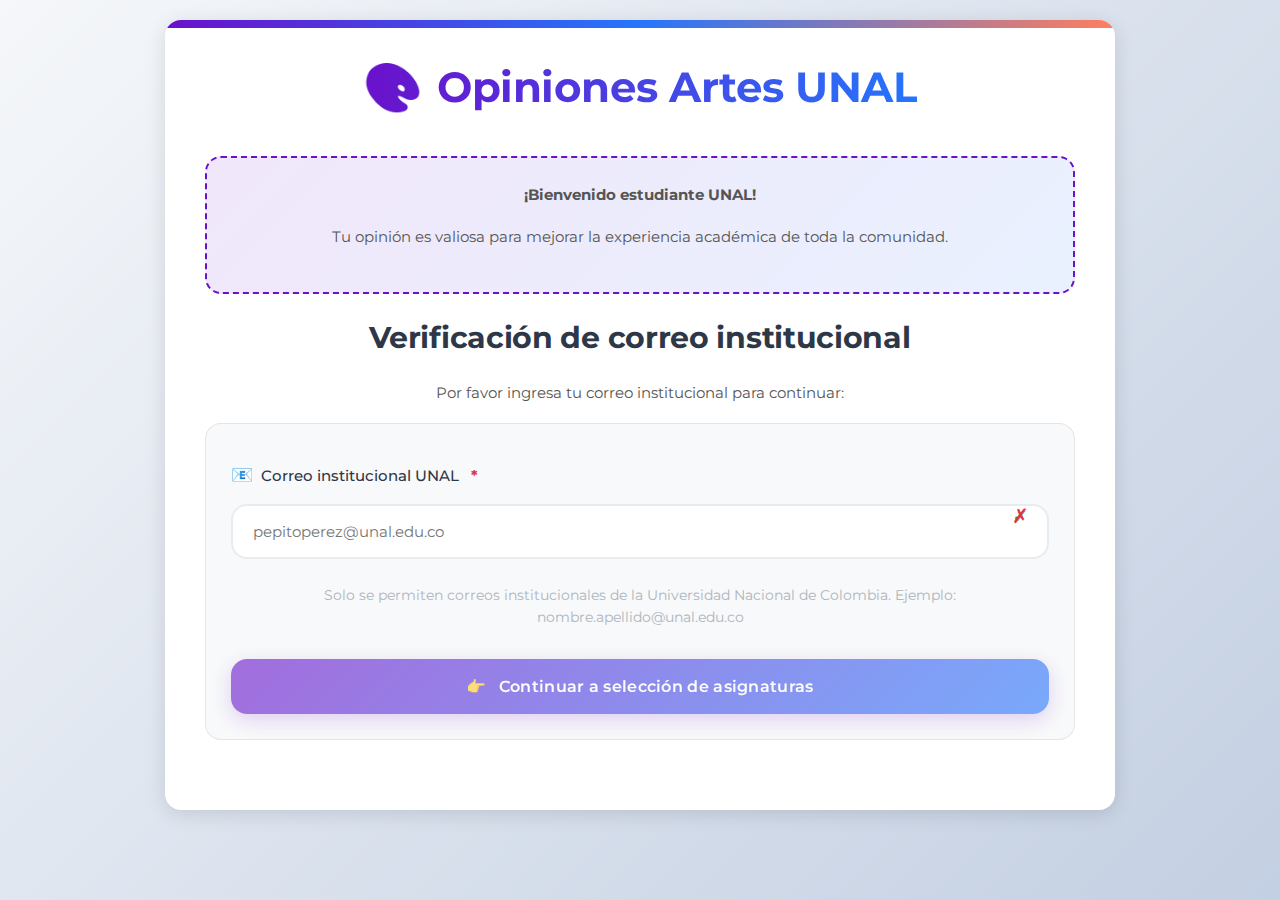
<file: index.html>
<!DOCTYPE html>
<html lang="es">
<head>
<meta charset="UTF-8">
<meta name="viewport" content="width=device-width, initial-scale=1.0">
<title>Opiniones de Asignaturas – Artes UNAL</title>

<!-- Google Fonts -->
<link rel="preconnect" href="https://fonts.googleapis.com">
<link rel="preconnect" href="https://fonts.gstatic.com" crossorigin>
<link href="https://fonts.googleapis.com/css2?family=Montserrat:wght@300;400;500;600;700&display=swap" rel="stylesheet">
<link rel="stylesheet" href="styles.css">

</head>

<body>

<div class="contenedor">
    <div class="header-decor"></div>

    <!-- PASO EMAIL -->
    <div id="pasoEmail">
        <div class="paso-email">
            <div class="logo">
                <h1><span class="logo-icon">🎨</span> Opiniones Artes UNAL</h1>
            </div>
            
            <div class="info-box">
                <p><strong>¡Bienvenido estudiante UNAL!</strong></p>
                <p>Tu opinión es valiosa para mejorar la experiencia académica de toda la comunidad.</p>
            </div>

            <h2>Verificación de correo institucional</h2>
            <p>Por favor ingresa tu correo institucional para continuar:</p>
            
            <div class="card">
                <div class="input-group email-validation">
                    <label for="correoInstitucional">
                        <span class="icon">📧</span> Correo institucional UNAL
                        <span class="required">*</span>
                    </label>
                    <input type="email" id="correoInstitucional" 
                           placeholder="pepitoperez@unal.edu.co"
                           oninput="validarCorreo(this.value)">
                    <span class="validation-icon valid">✓</span>
                    <span class="validation-icon invalid">✗</span>
                    <div class="error-message" id="errorCorreo">El correo debe terminar en @unal.edu.co</div>
                </div>
                
                <p class="email-instructions">
                    Solo se permiten correos institucionales de la Universidad Nacional de Colombia.
                    Ejemplo: nombre.apellido@unal.edu.co
                </p>
                
                <button class="boton" onclick="verificarCorreo()" id="btnContinuarCorreo" disabled>
                    <span>👉</span> Continuar a selección de asignaturas
                </button>
            </div>
        </div>
    </div>

    <!-- PANTALLA FINAL -->
    <div id="pantallaFinal" class="oculto">
        <div class="completion-message">
            <div class="completion-icon">🎨</div>
            <h1>¡Gracias por tu participación! 🤍</h1>
            <p>
                Tu opinión es invaluable para la comunidad estudiantil. 
                Estos datos ayudarán a futuros estudiantes a tomar decisiones más informadas 
                sobre su trayectoria académica.
            </p>
            
            <div class="representantes-info">
                <h4>¿Más información o sugerencias?</h4>
                <p>Puedes contactar a tus representantes estudiantiles:</p>
                <p><strong>Santiago Andrés Tuberquia</strong> y <strong>Santiago Mejía Corredor</strong></p>
                <p style="margin-top: 10px; font-size: 14px; color: var(--gray-medium);">
                    Están disponibles para escuchar tus inquietudes y mejorar esta iniciativa.
                </p>
            </div>

            <div class="info-box">
                <p><strong>¡Comparte esta herramienta con tus compañeros!</strong></p>
                <p>Cuantas más opiniones tengamos, más útil será para todos.</p>
            </div>
            
            <div class="data-summary">
                <h3>Resumen de tus respuestas</h3>
                <div id="resumenRespuestas"></div>
            </div>
            
            <button class="boton" onclick="reiniciar()">
                <span>📝</span> Llenar otro formulario
            </button>
        </div>
    </div>

    <!-- PASO 1: SELECCIÓN -->
    <div id="pasoSeleccion" class="oculto">
        <div class="logo">
            <h1><span class="logo-icon">🎨</span> Opiniones Artes UNAL</h1>
            <p>Estudiante: <strong id="correoMostrado"></strong></p>
        </div>
        
        <div class="info-box">
            <p><strong>¿Cómo funciona?</strong></p>
            <p>1. Selecciona hasta 5 asignaturas que hayas cursado</p>
            <p>2. Da tu opinión sobre cada una</p>
            <p>3. ¡Comparte y ayuda a la comunidad!</p>
        </div>

        <h2>Selecciona hasta 5 asignaturas</h2>
        <p>Elige las materias sobre las que quieres dar tu opinión:</p>

        <div class="card">
            <!-- BUSCADOR DE ASIGNATURAS MEJORADO -->
            <div class="input-group" style="margin-bottom: 15px;">
                <label for="buscarAsignatura"><strong>Buscar asignatura:</strong></label>
                <div class="search-container">
                    <input type="text" id="buscarAsignatura" 
                           placeholder="Escribe para buscar asignaturas (ignora tildes)..."
                           oninput="filtrarAsignaturas()"
                           onkeydown="manejarTecladoBusqueda(event)">
                </div>
                <div class="search-info" id="searchInfo">
                </div>
            </div>
            
            <label for="selectAsignaturas"><strong>Lista de asignaturas:</strong></label>
            <select id="selectAsignaturas" onchange="agregarAsignatura()" size="8">
                <option value="">— Selecciona una asignatura —</option>

                <!-- LISTA COMPLETA -->
                <option>Aproximación a los procesos cerámicos (3010611)</option>
                <option>Arte y archivo (3009874)</option>
                <option>Arte y ciudad:(3010614)</option>
                <option>Arte y documento (3009875)</option>
                <option>Básico espacio I (3009837)</option>
                <option>Básico espacio II (3009838)</option>
                <option>Básico imagen I (3010734)</option>
                <option>Básico imagen II (3010735)</option>
                <option>Herramientas digitales I (3009879)</option>
                <option>Herramientas digitales II (3009880)</option>
                <option>Historia del arte I (3006669)</option>
                <option>Historia del arte II (3010698)</option>
                <option>Historia del arte III (3006671)</option>
                <option>Historia del performance I (3010609)</option>
                <option>Historia del performance II (3010608)</option>
                <option>Instalaciones e intervenciones (3010629)</option>
                <option>Laboratorio de dibujo I (3009841)</option>
                <option>Laboratorio de dibujo II (3009842)</option>
                <option>Laboratorio de escultura I (3009843)</option>
                <option>Laboratorio de escultura II (3009844)</option>
                <option>Laboratorio de fotografía I (3010736)</option>
                <option>Laboratorio de fotografía II (3010737)</option>
                <option>Laboratorio de gráfica I (3006683)</option>
                <option>Laboratorio de gráfica II (3009882)</option>
                <option>Laboratorio de medios no tradicionales (3009885)</option>
                <option>Laboratorio de pintura I (3009848)</option>
                <option>Laboratorio de pintura II (3009849)</option>
                <option>Laboratorio de técnicas gráficas (3009887)</option>
                <option>Laboratorio de técnicas pictóricas (3009888)</option>
                <option>Laboratorio de video I (3009850)</option>
                <option>Laboratorio de video II (3009851)</option>
                <option>Prácticas artísticas contemporáneas en Colombia (3010636)</option>
                <option>Prácticas artísticas I (3009852)</option>
                <option>Prácticas artísticas II (3009853)</option>
                <option>Realización documental (3009892)</option>
                <option>Seminario I (3009854)</option>
                <option>Seminario II (3006700)</option>
                <option>Seminario III (3006701)</option>
                <option>Seminario de investigación I (3009855)</option>
                <option>Seminario de investigación II (3009856)</option>
                <option>Taller II (3009858)</option>
                <option>Taller III (3009859)</option>
                <option>Taller IV (3009860)</option>
                <option>Taller V (3009861)</option>
                <option>Taller VI (3009862)</option>
                <option>Taller VII (3009863)</option>
            </select>

            <div id="listaAsignaturas" style="margin-top: 25px;"></div>
            <div class="contador" id="contador">0 / 5 seleccionadas</div>
        </div>

        <button class="boton" onclick="iniciar()" id="btnContinuarAsignaturas" disabled>
            <span>👉</span> Continuar a opiniones
        </button>
    </div>

    <!-- PASO 2: FORMULARIO -->
    <div id="pasoFormulario" class="oculto">
        <div class="progreso" id="progreso"></div>
        
        <div class="highlight-card">
            <h2>💬 Opinando sobre:</h2>
            <div class="materia-nombre" id="tituloAsignatura"></div>
            <p style="margin-top: 15px; color: var(--gray-medium); font-size: 14px;">
                Todos los campos son obligatorios excepto los comentarios escritos
            </p>
        </div>

        <form id="formularioAsignatura">
            <!-- BLOQUE GENERAL (NO TALLER) -->
            <div id="bloqueGeneral">
                <div class="card">
                    <h3>Enfoque de la asignatura <span class="required">*</span></h3>
                    <div class="checkbox-group">
                        <label class="checkbox-item">
                            <input type="checkbox" name="enfoque" value="Teórica" onchange="mostrarDescripcion('teorica')">
                            <span>Teórica</span>
                        </label>
                        <label class="checkbox-item">
                            <input type="checkbox" name="enfoque" value="Investigación" onchange="mostrarDescripcion('investigacion')">
                            <span>Investigación</span>
                        </label>
                        <label class="checkbox-item">
                            <input type="checkbox" name="enfoque" value="Técnica" onchange="mostrarDescripcion('tecnica')">
                            <span>Técnica</span>
                        </label>
                    </div>
                    <div id="descripcionEnfoque" class="descripcion-opcion oculto"></div>
                    <div class="error-message" id="errorEnfoque">Debes seleccionar al menos un enfoque</div>

                    <h3>Modo de calificación <span class="required">*</span></h3>
                    <div class="checkbox-group">
                        <label class="checkbox-item">
                            <input type="checkbox" name="calificacion" value="Prácticas y entregas físicas" onchange="mostrarDescripcion('practicas')">
                            <span>Prácticas y entregas físicas</span>
                        </label>
                        <label class="checkbox-item">
                            <input type="checkbox" name="calificacion" value="Entregas de proyectos" onchange="mostrarDescripcion('proyectos')">
                            <span>Entregas de proyectos</span>
                        </label>
                        <label class="checkbox-item">
                            <input type="checkbox" name="calificacion" value="Lecturas o exposiciones" onchange="mostrarDescripcion('lecturas')">
                            <span>Lecturas o exposiciones</span>
                        </label>
                        <label class="checkbox-item">
                            <input type="checkbox" name="calificacion" value="Reflexión y participación en clase" onchange="mostrarDescripcion('participacion')">
                            <span>Reflexión y participación en clase</span>
                        </label>
                    </div>
                    <div id="descripcionCalificacion" class="descripcion-opcion oculto"></div>
                    <div class="error-message" id="errorCalificacion">Debes seleccionar al menos un modo de calificación</div>
                </div>

                <div class="card">
                    <h3>Nivel de carga académica <span class="required">*</span></h3>
                    <div class="radio-group">
                        <label class="radio-item">
                            <input type="radio" name="carga" value="Baja">
                            <span>Baja</span>
                        </label>
                        <label class="radio-item">
                            <input type="radio" name="carga" value="Media">
                            <span>Media</span>
                        </label>
                        <label class="radio-item">
                            <input type="radio" name="carga" value="Alta">
                            <span>Alta</span>
                        </label>
                    </div>
                    <div class="error-message" id="errorCarga">Debes seleccionar el nivel de carga</div>

                    <h3>Gasto económico <span class="required">*</span></h3>
                    <div class="radio-group">
                        <label class="radio-item">
                            <input type="radio" name="gasto" value="Casi ninguno">
                            <span>Casi ninguno</span>
                        </label>
                        <label class="radio-item">
                            <input type="radio" name="gasto" value="Bajo">
                            <span>Bajo</span>
                        </label>
                        <label class="radio-item">
                            <input type="radio" name="gasto" value="Medio">
                            <span>Medio</span>
                        </label>
                        <label class="radio-item">
                            <input type="radio" name="gasto" value="Alto">
                            <span>Alto</span>
                        </label>
                        <label class="radio-item">
                            <input type="radio" name="gasto" value="Muy alto">
                            <span>Muy alto</span>
                        </label>
                    </div>
                    <div class="error-message" id="errorGasto">Debes seleccionar el nivel de gasto</div>
                </div>

                <div class="card">
                    <h3>Valoración de la asignatura <span class="required">*</span></h3>
                    <p class="rating-label">Califica del 1 al 5 estrellas</p>
                    <div class="estrellas" id="estrellasAsignatura">
                        <label><input type="radio" name="ratingAsignatura" value="1" style="display: none;"><span onclick="calificar(1, 'asignatura')">★</span></label>
                        <label><input type="radio" name="ratingAsignatura" value="2" style="display: none;"><span onclick="calificar(2, 'asignatura')">★</span></label>
                        <label><input type="radio" name="ratingAsignatura" value="3" style="display: none;"><span onclick="calificar(3, 'asignatura')">★</span></label>
                        <label><input type="radio" name="ratingAsignatura" value="4" style="display: none;"><span onclick="calificar(4, 'asignatura')">★</span></label>
                        <label><input type="radio" name="ratingAsignatura" value="5" style="display: none;"><span onclick="calificar(5, 'asignatura')">★</span></label>
                    </div>
                    <div class="error-message" id="errorRatingAsignatura">Debes calificar la asignatura</div>

                    <h3>Opinión sobre la asignatura (opcional)</h3>
                    <textarea id="opinionAsignatura" placeholder="Escribe aquí tu experiencia personal, qué aprendiste, qué te gustó o qué mejorarías..."></textarea>
                </div>
            </div>

            <!-- BLOQUE DOCENTE -->
            <div id="bloqueDocente" class="card">
                <h3>Docente <span class="required">*</span></h3>
                <select id="docente" onchange="manejarCambioDocente()">
                    <option value="">— Selecciona el docente —</option>
                    <option>Camilo Rodríguez Castro</option>
                    <option>Carolina Vélez Luján</option>
                    <option>Catalina del Rocío Rojas Casallas</option>
                    <option>Daniela Serna Gallego</option>
                    <option>Edna Yulieth Sierra Duque</option>
                    <option>Fernando Celimo Escobar Neira</option>
                    <option>Sandra Carolina Chacón Bernal</option>
                    <option>Hebert Rodríguez García</option>
                    <option>Jairo Augusto Solórzano Ariza</option>
                    <option>Jorge Alberto Rodríguez Salazarriaga</option>
                    <option>Jorge Andrés Marín Vásquez</option>
                    <option>Juan Guillermo Caicedo</option>
                    <option>Luis Eduardo Serna</option>
                    <option>María Angélica Teuta Echeverri</option>
                    <option>María Isabel Naranjo Cano</option>
                    <option>Miguel Ángel Flores Santander</option>
                    <option>Nadia Ximena Lorena Moreno</option>
                    <option>Natalia Echeverri Arango</option>
                    <option>Natalia Isabel Pérez Villegas</option>
                    <option>Natalia Restrepo Restrepo</option>
                    <option>Óscar Mauricio Ardila Luna</option>
                    <option>Paula Marcela Restrepo Cardona</option>
                    <option>Paulina Escobar Aguirre</option>
                    <option>Pedro Antonio Agudelo Rendón</option>
                    <option>Sebastián Alexi Wiedemann</option>
                    <option>Véronique Marie Christine Mondejar</option>
                    <option value="otro">Otro (especificar)</option>
                </select>
                
                <div id="inputOtroDocente" class="input-otro-docente oculto">
                    <label for="nombreOtroDocente">Nombre del docente:</label>
                    <input type="text" id="nombreOtroDocente" placeholder="Escribe el nombre completo del docente">
                    <div class="error-message" id="errorOtroDocente">Debes escribir el nombre del docente</div>
                </div>

                <div class="error-message" id="errorDocente">Debes seleccionar un docente</div>

                <h3 style="margin-top: 20px;">Valoración del docente <span class="required">*</span></h3>
                <p class="rating-label">Califica del 1 al 5 estrellas</p>
                <div class="estrellas" id="estrellasDocente">
                    <label><input type="radio" name="ratingDocente" value="1" style="display: none;"><span onclick="calificar(1, 'docente')">★</span></label>
                    <label><input type="radio" name="ratingDocente" value="2" style="display: none;"><span onclick="calificar(2, 'docente')">★</span></label>
                    <label><input type="radio" name="ratingDocente" value="3" style="display: none;"><span onclick="calificar(3, 'docente')">★</span></label>
                    <label><input type="radio" name="ratingDocente" value="4" style="display: none;"><span onclick="calificar(4, 'docente')">★</span></label>
                    <label><input type="radio" name="ratingDocente" value="5" style="display: none;"><span onclick="calificar(5, 'docente')">★</span></label>
                </div>
                <div class="error-message" id="errorRatingDocente">Debes calificar al docente</div>

                <h3>Opinión sobre el docente (opcional)</h3>
                    <textarea id="opinionDocente" placeholder="Comentarios sobre la metodología, trato con estudiantes, claridad, etc..."></textarea>
            </div>
        </form>

        <div class="botones-container">
            <button class="boton boton-sec" onclick="anterior()" id="btnAnterior">
                <span>⬅️</span> Asignatura anterior
            </button>
            <button class="boton" onclick="siguiente()" id="btnSiguiente">
                <span id="btnSiguienteTexto">➡️</span> Siguiente asignatura
            </button>
        </div>
    </div>
</div>

<script>
// Variables globales
let asignaturas = [];
let respuestas = {};
let indice = 0;
let ratingAsignatura = 0;
let ratingDocente = 0;
let correoUsuario = "";
let usandoOtroDocente = false;
let resultadosBusqueda = [];

// Descriptores para las opciones
const descripciones = {
    teorica: "La asignatura se enfoca en el estudio de conceptos, teorías y marcos conceptuales. Se evalúa mediante ensayos, exámenes teóricos y análisis crítico.",
    investigacion: "La asignatura promueve la investigación académica, con énfasis en metodologías de investigación, recolección de datos y producción de conocimiento nuevo.",
    tecnica: "Enfocada en el desarrollo de habilidades prácticas, dominio de herramientas y técnicas específicas del campo artístico.",
    practicas: "La evaluación se basa principalmente en ejercicios prácticos, ensayos técnicos y entregas físicas de trabajo.",
    proyectos: "Se evalúa mediante proyectos integrales que pueden incluir investigación, desarrollo y presentación final.",
    lecturas: "La calificación depende de análisis de lecturas, exposiciones orales y discusiones en clase.",
    participacion: "Se valora la participación activa en clase, reflexiones personales y contribuciones al debate académico."
};

// DOM Elements
const select = document.getElementById("selectAsignaturas");
const lista = document.getElementById("listaAsignaturas");
const contador = document.getElementById("contador");
const bloqueGeneral = document.getElementById("bloqueGeneral");

// Inicialización con recuperación de datos
document.addEventListener('DOMContentLoaded', function() {
    inicializarEstrellas();
    document.getElementById('btnAnterior').style.display = 'none';
    
    // Intentar recuperar datos guardados
    recuperarDatosGuardados();
    
    // Guardar automáticamente cada 10 segundos
    setInterval(guardarEnLocalStorage, 10000);
    
    // Guardar también cuando el usuario cierre la página
    window.addEventListener('beforeunload', function() {
        guardarEnLocalStorage();
    });
    
    // Configurar eventos para checkboxes y radios (para que funcionen en todo el label)
    configurarEventosInputs();
    
    // Inicializar el buscador
    inicializarBuscador();
});

/* ========== INICIALIZAR BUSCADOR ========== */
function inicializarBuscador() {
    const buscarInput = document.getElementById('buscarAsignatura');
    const clearSearch = document.getElementById('clearSearch');
    
    // Mostrar/ocultar botón de limpiar según contenido
    buscarInput.addEventListener('input', function() {
        if (this.value.trim() !== '') {
            clearSearch.style.display = 'flex';
        } else {
            clearSearch.style.display = 'none';
        }
    });
    
    // Mostrar información inicial de búsqueda
    mostrarInfoBusqueda(true);
}

/* ========== FUNCIÓN PARA NORMALIZAR TEXTOS (QUITAR TILDES MEJORADA) ========== */
function normalizarTexto(texto) {
    if (!texto) return '';
    
    return texto
        .normalize("NFD") // Descompone caracteres con tildes (á → a + ´)
        .replace(/[\u0300-\u036f]/g, "") // Elimina diacríticos
        .replace(/ñ/g, "n") // Convierte ñ a n
        .replace(/Ñ/g, "N") // Convierte Ñ a N
        .replace(/[^a-zA-Z0-9\s]/g, "") // Elimina caracteres especiales (opcional)
        .toLowerCase(); // Convertir a minúsculas
}

/* ========== FILTRAR ASIGNATURAS (MEJORADO) ========== */
function filtrarAsignaturas() {
    const busqueda = document.getElementById('buscarAsignatura').value.trim();
    const opciones = document.querySelectorAll('#selectAsignaturas option');
    const clearSearch = document.getElementById('clearSearch');
    resultadosBusqueda = [];
    
    // Mostrar/ocultar botón de limpiar
    if (busqueda !== '') {
        clearSearch.style.display = 'flex';
    } else {
        clearSearch.style.display = 'none';
    }
    
    // Mostrar información de búsqueda
    mostrarInfoBusqueda(busqueda === '');
    
    if (busqueda === '') {
        // Mostrar todas las opciones
        opciones.forEach(opcion => {
            opcion.style.display = 'block';
            opcion.classList.remove('resultado-busqueda');
        });
        
        // Remover mensaje de no resultados si existe
        const noResultados = document.getElementById('noResultados');
        if (noResultados) {
            noResultados.remove();
        }
        
        return;
    }
    
    // Normalizar la búsqueda
    const busquedaNormalizada = normalizarTexto(busqueda);
    let encontradas = 0;
    
    // Filtrar opciones
    opciones.forEach(opcion => {
        if (opcion.value === "") {
            opcion.style.display = 'none';
            return;
        }
        
        const textoNormalizado = normalizarTexto(opcion.textContent);
        
        // Buscar coincidencias
        if (textoNormalizado.includes(busquedaNormalizada)) {
            opcion.style.display = 'block';
            opcion.classList.add('resultado-busqueda');
            resultadosBusqueda.push(opcion);
            encontradas++;
        } else {
            opcion.style.display = 'none';
            opcion.classList.remove('resultado-busqueda');
        }
    });
    
    // Mostrar resultados o mensaje
    if (encontradas > 0) {
        // Remover mensaje de no resultados si existe
        const noResultados = document.getElementById('noResultados');
        if (noResultados) {
            noResultados.remove();
        }
        
        // Si hay solo un resultado, seleccionarlo automáticamente
        if (encontradas === 1 && resultadosBusqueda[0]) {
            // No seleccionar automáticamente, solo resaltar
            resultadosBusqueda[0].scrollIntoView({ behavior: 'smooth', block: 'nearest' });
        }
    } else {
        mostrarMensajeNoResultados(busqueda);
    }
    
    // Actualizar información de búsqueda
    actualizarInfoResultados(encontradas, busqueda);
}

/* ========== MOSTRAR INFORMACIÓN DE BÚSQUEDA ========== */
function mostrarInfoBusqueda(esInicial) {
    const searchInfo = document.getElementById('searchInfo');
    if (esInicial) {
        searchInfo.innerHTML = '<small>🔍 Escribe para buscar asignaturas. Puedes buscar sin tildes. Ej: "basico", "teorica", "practicas"</small>';
    }
}

function actualizarInfoResultados(encontradas, busqueda) {
    const searchInfo = document.getElementById('searchInfo');
    if (busqueda.trim() === '') {
        mostrarInfoBusqueda(true);
        return;
    }
    
    if (encontradas > 0) {
        searchInfo.innerHTML = `<small>✅ Encontradas ${encontradas} asignatura(s) con "${busqueda}"</small>`;
        searchInfo.style.color = 'var(--success-color)';
    } else {
        searchInfo.innerHTML = `<small>⚠️ No se encontraron asignaturas con "${busqueda}"</small>`;
        searchInfo.style.color = 'var(--warning-color)';
    }
}

/* ========== MOSTRAR MENSAJE DE NO RESULTADOS ========== */
function mostrarMensajeNoResultados(busqueda) {
    // Remover mensaje anterior si existe
    const noResultadosAnterior = document.getElementById('noResultados');
    if (noResultadosAnterior) {
        noResultadosAnterior.remove();
    }
    
    // Crear nuevo mensaje
    const noResultados = document.createElement('option');
    noResultados.id = 'noResultados';
    noResultados.value = '';
    noResultados.textContent = `No se encontraron asignaturas con "${busqueda}"`;
    noResultados.disabled = true;
    noResultados.style.fontStyle = 'italic';
    noResultados.style.color = 'var(--gray-medium)';
    noResultados.style.textAlign = 'center';
    noResultados.style.padding = '10px';
    
    // Insertar después de la primera opción
    if (select.options.length > 0) {
        select.insertBefore(noResultados, select.options[1]);
    } else {
        select.appendChild(noResultados);
    }
}

/* ========== MANEJAR TECLADO EN BÚSQUEDA ========== */
function manejarTecladoBusqueda(event) {
    // Si presiona Enter y hay resultados, seleccionar el primero
    if (event.key === 'Enter' && resultadosBusqueda.length > 0) {
        event.preventDefault();
        if (resultadosBusqueda[0]) {
            select.value = resultadosBusqueda[0].value;
            agregarAsignatura();
        }
    }
    
    // Si presiona Escape, limpiar búsqueda
    if (event.key === 'Escape') {
        limpiarBusqueda();
    }
}

/* ========== LIMPIAR BÚSQUEDA ========== */
function limpiarBusqueda() {
    const buscarInput = document.getElementById('buscarAsignatura');
    buscarInput.value = '';
    buscarInput.focus();
    filtrarAsignaturas();
}

/* ========== CONFIGURAR EVENTOS PARA INPUTS ========== */
function configurarEventosInputs() {
    // Checkboxes - hacer que todo el label sea clickeable
    document.querySelectorAll('.checkbox-item').forEach(item => {
        const checkbox = item.querySelector('input[type="checkbox"]');
        item.addEventListener('click', function(e) {
            if (e.target !== checkbox) {
                checkbox.checked = !checkbox.checked;
                const event = new Event('change');
                checkbox.dispatchEvent(event);
                actualizarEstiloCheckbox(item, checkbox.checked);
            }
        });
        
        // Inicializar estilo
        actualizarEstiloCheckbox(item, checkbox.checked);
    });
    
    // Radios - hacer que todo el label sea clickeable
    document.querySelectorAll('.radio-item').forEach(item => {
        const radio = item.querySelector('input[type="radio"]');
        item.addEventListener('click', function(e) {
            if (e.target !== radio) {
                radio.checked = true;
                const event = new Event('change');
                radio.dispatchEvent(event);
                actualizarEstiloRadio(item);
            }
        });
        
        // Inicializar estilo
        actualizarEstiloRadio(item);
    });
}

function actualizarEstiloCheckbox(item, checked) {
    if (checked) {
        item.classList.add('checked');
    } else {
        item.classList.remove('checked');
    }
}

function actualizarEstiloRadio(item) {
    const radio = item.querySelector('input[type="radio"]');
    const radioGroup = radio.name;
    
    // Primero quitar 'checked' de todos los radios del mismo grupo
    document.querySelectorAll(`.radio-item input[name="${radioGroup}"]`).forEach(r => {
        r.closest('.radio-item').classList.remove('checked');
    });
    
    // Luego agregar 'checked' solo al seleccionado
    if (radio.checked) {
        item.classList.add('checked');
    }
}

/* ========== AGREGAR ASIGNATURA ========== */
function agregarAsignatura() {
    const val = select.value;
    if (!val || val === "" || val.includes("No se encontraron")) {
        return;
    }
    
    if (asignaturas.includes(val)) {
        alert("Esta asignatura ya fue seleccionada.");
        select.value = "";
        return;
    }
    
    if (asignaturas.length >= 5) {
        alert("¡Ya seleccionaste el máximo de 5 asignaturas! Elimina alguna para agregar otra.");
        select.value = "";
        return;
    }
    
    asignaturas.push(val);
    renderSeleccion();
    select.value = "";
    
    // Limpiar búsqueda después de agregar
    limpiarBusqueda();
    
    // Habilitar botón de continuar si hay al menos una asignatura
    document.getElementById("btnContinuarAsignaturas").disabled = asignaturas.length === 0;
    
    // Guardar en localStorage
    guardarEnLocalStorage();
    
    // Mostrar mensaje de éxito
    mostrarMensajeAgregado(val);
}

/* ========== MOSTRAR MENSAJE DE AGREGADO ========== */
function mostrarMensajeAgregado(asignatura) {
    // Crear mensaje temporal
    const mensaje = document.createElement('div');
    mensaje.className = 'mensaje-agregado';
    mensaje.innerHTML = `✅ "${asignatura}" agregada correctamente`;
    mensaje.style.cssText = `
        position: fixed;
        top: 20px;
        right: 20px;
        background: var(--success-color);
        color: white;
        padding: 12px 20px;
        border-radius: var(--radius);
        z-index: 1000;
        animation: slideIn 0.3s ease, fadeOut 0.3s ease 2s forwards;
        box-shadow: 0 4px 12px rgba(0,0,0,0.15);
    `;
    
    document.body.appendChild(mensaje);
    
    // Eliminar después de 2.5 segundos
    setTimeout(() => {
        if (mensaje.parentNode) {
            mensaje.parentNode.removeChild(mensaje);
        }
    }, 2500);
}

/* ========== VALIDACIÓN DE CORREO ========== */
function validarCorreo(correo) {
    const correoInput = document.getElementById("correoInstitucional");
    const btnContinuar = document.getElementById("btnContinuarCorreo");
    const errorMsg = document.getElementById("errorCorreo");
    const iconValid = correoInput.parentNode.querySelector('.validation-icon.valid');
    const iconInvalid = correoInput.parentNode.querySelector('.validation-icon.invalid');
    
    // Reset
    errorMsg.style.display = 'none';
    iconValid.style.display = 'none';
    iconInvalid.style.display = 'none';
    correoInput.style.borderColor = '';
    
    if (!correo) {
        btnContinuar.disabled = true;
        return false;
    }
    
    const esValido = correo.toLowerCase().endsWith('@unal.edu.co');
    
    if (esValido) {
        iconValid.style.display = 'block';
        correoInput.style.borderColor = 'var(--success-color)';
        btnContinuar.disabled = false;
        return true;
    } else {
        iconInvalid.style.display = 'block';
        correoInput.style.borderColor = 'var(--danger-color)';
        btnContinuar.disabled = true;
        
        if (correo.includes('@') && !correo.endsWith('@unal.edu.co')) {
            errorMsg.textContent = 'El correo debe terminar en @unal.edu.co';
            errorMsg.style.display = 'block';
        }
        return false;
    }
}

function verificarCorreo() {
    const correo = document.getElementById("correoInstitucional").value.trim();
    
    if (validarCorreo(correo)) {
        correoUsuario = correo;
        document.getElementById("correoMostrado").textContent = correo;
        document.getElementById("pasoEmail").classList.add("oculto");
        document.getElementById("pasoSeleccion").classList.remove("oculto");
        window.scrollTo({ top: 0, behavior: "smooth" });
        
        // Guardar correo en localStorage
        guardarEnLocalStorage();
    }
}

/* ========== FUNCIONALIDAD DE SELECCIÓN ========== */
function renderSeleccion() {
    lista.innerHTML = "";
    asignaturas.forEach((a, i) => {
        const tag = document.createElement("div");
        tag.className = "tag";
        tag.innerHTML = `${a} <span class="close">×</span>`;
        
        // Hacer que toda la etiqueta sea clickeable para eliminar
        tag.onclick = (e) => {
            // Si click en la X o en cualquier parte
            asignaturas.splice(i, 1);
            delete respuestas[i];
            renderSeleccion();
            document.getElementById("btnContinuarAsignaturas").disabled = asignaturas.length === 0;
            guardarEnLocalStorage();
        };
        lista.appendChild(tag);
    });
    contador.textContent = `${asignaturas.length} / 5 seleccionadas`;
}

/* ========== MANEJO DE DOCENTE "OTRO" ========== */
function manejarCambioDocente() {
    const selectDocente = document.getElementById("docente");
    const inputOtroDiv = document.getElementById("inputOtroDocente");
    const errorDocente = document.getElementById("errorDocente");
    
    if (selectDocente.value === "otro") {
        inputOtroDiv.classList.remove("oculto");
        usandoOtroDocente = true;
        errorDocente.style.display = 'none';
    } else {
        inputOtroDiv.classList.add("oculto");
        usandoOtroDocente = false;
        errorDocente.style.display = 'none';
    }
    
    guardarEnLocalStorage();
}

/* ========== DESCRIPCIONES DE OPCIONES ========== */
function mostrarDescripcion(tipo) {
    const descripcionDiv = tipo in {teorica:1, investigacion:1, tecnica:1} 
        ? document.getElementById('descripcionEnfoque')
        : document.getElementById('descripcionCalificacion');
    
    if (descripciones[tipo]) {
        descripcionDiv.innerHTML = `<strong>¿Qué significa?</strong><br>${descripciones[tipo]}`;
        descripcionDiv.classList.remove('oculto');
    }
}

// Cerrar descripción cuando se deselecciona
document.querySelectorAll('input[type="checkbox"]').forEach(cb => {
    cb.addEventListener('change', function() {
        actualizarEstiloCheckbox(this.closest('.checkbox-item'), this.checked);
        
        if (!this.checked) {
            const descripcionDiv = this.name === 'enfoque' 
                ? document.getElementById('descripcionEnfoque')
                : document.getElementById('descripcionCalificacion');
            
            const otrosCheckboxes = document.querySelectorAll(`input[name="${this.name}"]:checked`);
            if (otrosCheckboxes.length === 0) {
                descripcionDiv.classList.add('oculto');
            }
        }
        guardarEnLocalStorage();
    });
});

// Eventos para radios
document.querySelectorAll('input[type="radio"]').forEach(radio => {
    radio.addEventListener('change', function() {
        actualizarEstiloRadio(this.closest('.radio-item'));
        guardarEnLocalStorage();
    });
});

/* ========== SISTEMA DE ESTRELLAS ========== */
function inicializarEstrellas() {
    // Event listeners para hover
    document.querySelectorAll('#estrellasAsignatura span').forEach((star, index) => {
        star.addEventListener('mouseover', () => {
            resetearEstrellas('asignatura');
            highlightEstrellas(index + 1, 'asignatura');
        });
    });

    document.querySelectorAll('#estrellasDocente span').forEach((star, index) => {
        star.addEventListener('mouseover', () => {
            resetearEstrellas('docente');
            highlightEstrellas(index + 1, 'docente');
        });
    });

    // Reset al salir del contenedor
    document.getElementById('estrellasAsignatura').addEventListener('mouseleave', () => {
        resetearEstrellas('asignatura');
        highlightEstrellas(ratingAsignatura, 'asignatura');
    });

    document.getElementById('estrellasDocente').addEventListener('mouseleave', () => {
        resetearEstrellas('docente');
        highlightEstrellas(ratingDocente, 'docente');
    });
}

function calificar(puntuacion, tipo) {
    if (tipo === 'asignatura') {
        ratingAsignatura = puntuacion;
        document.getElementById('errorRatingAsignatura').style.display = 'none';
        
        // Actualizar radio button correspondiente
        const radio = document.querySelector(`input[name="ratingAsignatura"][value="${puntuacion}"]`);
        if (radio) radio.checked = true;
    } else {
        ratingDocente = puntuacion;
        document.getElementById('errorRatingDocente').style.display = 'none';
        
        // Actualizar radio button correspondiente
        const radio = document.querySelector(`input[name="ratingDocente"][value="${puntuacion}"]`);
        if (radio) radio.checked = true;
    }
    highlightEstrellas(puntuacion, tipo);
    guardarEnLocalStorage();
}

function highlightEstrellas(puntuacion, tipo) {
    const estrellas = tipo === 'asignatura' 
        ? document.querySelectorAll('#estrellasAsignatura span')
        : document.querySelectorAll('#estrellasDocente span');
    
    estrellas.forEach((star, index) => {
        if (index < puntuacion) {
            star.classList.add('activa');
        } else {
            star.classList.remove('activa');
        }
    });
}

function resetearEstrellas(tipo) {
    const estrellas = tipo === 'asignatura' 
        ? document.querySelectorAll('#estrellasAsignatura span')
        : document.querySelectorAll('#estrellasDocente span');
    
    estrellas.forEach(star => {
        star.classList.remove('activa');
    });
}

/* ========== VALIDACIÓN ========== */
function validarFormulario() {
    let valido = true;
    
    // Reset errores
    document.querySelectorAll('.error-message').forEach(e => e.style.display = 'none');
    
    // Validar solo si no es Taller
    if (!bloqueGeneral.classList.contains('oculto')) {
        // Validar enfoque
        const enfoques = document.querySelectorAll("input[name='enfoque']:checked");
        if (enfoques.length === 0) {
            document.getElementById('errorEnfoque').style.display = 'block';
            valido = false;
        }
        
        // Validar calificación
        const calificaciones = document.querySelectorAll("input[name='calificacion']:checked");
        if (calificaciones.length === 0) {
            document.getElementById('errorCalificacion').style.display = 'block';
            valido = false;
        }
        
        // Validar carga
        const carga = document.querySelector("input[name='carga']:checked");
        if (!carga) {
            document.getElementById('errorCarga').style.display = 'block';
            valido = false;
        }
        
        // Validar gasto
        const gasto = document.querySelector("input[name='gasto']:checked");
        if (!gasto) {
            document.getElementById('errorGasto').style.display = 'block';
            valido = false;
        }
        
        // Validar rating asignatura
        if (ratingAsignatura === 0) {
            document.getElementById('errorRatingAsignatura').style.display = 'block';
            valido = false;
        }
    }
    
    // Validar docente (siempre)
    const selectDocente = document.getElementById("docente");
    let docenteValido = false;
    
    if (usandoOtroDocente) {
        const otroDocente = document.getElementById("nombreOtroDocente").value.trim();
        if (otroDocente) {
            docenteValido = true;
        } else {
            document.getElementById("errorOtroDocente").style.display = 'block';
            valido = false;
        }
    } else if (selectDocente.value && selectDocente.value !== "otro") {
        docenteValido = true;
    } else {
        document.getElementById("errorDocente").style.display = 'block';
        valido = false;
    }
    
    // Validar rating docente (siempre obligatorio)
    if (ratingDocente === 0) {
        document.getElementById('errorRatingDocente').style.display = 'block';
        valido = false;
    }
    
    return valido;
}

/* ========== INICIAR FORMULARIO ========== */
function iniciar() {
    if (asignaturas.length === 0) {
        alert("Por favor selecciona al menos una asignatura para continuar.");
        return;
    }
    document.getElementById("pasoSeleccion").classList.add("oculto");
    document.getElementById("pasoFormulario").classList.remove("oculto");
    
    // Mostrar/ocultar botón anterior
    document.getElementById('btnAnterior').style.display = asignaturas.length > 1 ? 'flex' : 'none';
    document.getElementById('btnSiguienteTexto').textContent = asignaturas.length > 1 ? 'Siguiente asignatura' : 'Finalizar';
    
    mostrar();
    guardarEnLocalStorage();
}

/* ========== MOSTRAR ASIGNATURA ACTUAL ========== */
function mostrar() {
    const actual = asignaturas[indice];
    
    document.getElementById("tituloAsignatura").textContent = actual;
    document.getElementById("progreso").textContent = `Asignatura ${indice + 1} de ${asignaturas.length}`;
    
    // Actualizar texto del botón
    const esUltima = indice === asignaturas.length - 1;
    document.getElementById('btnSiguienteTexto').textContent = esUltima ? 'Finalizar' : 'Siguiente asignatura';
    document.getElementById('btnAnterior').style.display = indice > 0 ? 'flex' : 'none';
    
    // Lógica Taller
    if (actual.includes("Taller")) {
        bloqueGeneral.classList.add("oculto");
    } else {
        bloqueGeneral.classList.remove("oculto");
    }
    
    cargar();
    window.scrollTo({ top: 0, behavior: "smooth" });
}

/* ========== GUARDAR Y CARGAR DATOS ========== */
function guardar() {
    let docenteNombre = "";
    
    if (usandoOtroDocente) {
        docenteNombre = document.getElementById("nombreOtroDocente").value.trim();
    } else {
        docenteNombre = document.getElementById("docente").value;
    }
    
    respuestas[indice] = {
        asignatura: asignaturas[indice],
        enfoque: [...document.querySelectorAll("input[name='enfoque']:checked")].map(e => e.value),
        calificacion: [...document.querySelectorAll("input[name='calificacion']:checked")].map(e => e.value),
        carga: document.querySelector("input[name='carga']:checked")?.value || "",
        gasto: document.querySelector("input[name='gasto']:checked")?.value || "",
        ratingAsignatura: ratingAsignatura,
        opinionAsignatura: document.getElementById("opinionAsignatura").value,
        docente: docenteNombre,
        ratingDocente: ratingDocente,
        opinionDocente: document.getElementById("opinionDocente").value
    };
    
    guardarEnLocalStorage();
}

function cargar() {
    limpiarFormulario();
    if (!respuestas[indice]) {
        ratingAsignatura = 0;
        ratingDocente = 0;
        usandoOtroDocente = false;
        return;
    }
    
    const data = respuestas[indice];
    
    // Restaurar checkboxes
    data.enfoque?.forEach(v => {
        const el = document.querySelector(`input[name="enfoque"][value="${v}"]`);
        if (el) {
            el.checked = true;
            actualizarEstiloCheckbox(el.closest('.checkbox-item'), true);
        }
    });
    
    data.calificacion?.forEach(v => {
        const el = document.querySelector(`input[name="calificacion"][value="${v}"]`);
        if (el) {
            el.checked = true;
            actualizarEstiloCheckbox(el.closest('.checkbox-item'), true);
        }
    });
    
    // Restaurar radios
    if (data.carga) {
        const el = document.querySelector(`input[name="carga"][value="${data.carga}"]`);
        if (el) {
            el.checked = true;
            actualizarEstiloRadio(el.closest('.radio-item'));
        }
    }
    
    if (data.gasto) {
        const el = document.querySelector(`input[name="gasto"][value="${data.gasto}"]`);
        if (el) {
            el.checked = true;
            actualizarEstiloRadio(el.closest('.radio-item'));
        }
    }
    
    // Restaurar estrellas
    ratingAsignatura = data.ratingAsignatura || 0;
    ratingDocente = data.ratingDocente || 0;
    highlightEstrellas(ratingAsignatura, 'asignatura');
    highlightEstrellas(ratingDocente, 'docente');
    
    // Restaurar radio buttons de estrellas
    if (ratingAsignatura > 0) {
        const radio = document.querySelector(`input[name="ratingAsignatura"][value="${ratingAsignatura}"]`);
        if (radio) radio.checked = true;
    }
    
    if (ratingDocente > 0) {
        const radio = document.querySelector(`input[name="ratingDocente"][value="${ratingDocente}"]`);
        if (radio) radio.checked = true;
    }
    
    // Restaurar docente
    if (data.docente) {
        // Verificar si el docente está en la lista
        const selectDocente = document.getElementById("docente");
        let encontrado = false;
        
        for (let i = 0; i < selectDocente.options.length; i++) {
            if (selectDocente.options[i].value === data.docente) {
                selectDocente.value = data.docente;
                encontrado = true;
                usandoOtroDocente = false;
                break;
            }
        }
        
        if (!encontrado && data.docente) {
            selectDocente.value = "otro";
            usandoOtroDocente = true;
            document.getElementById("inputOtroDocente").classList.remove("oculto");
            document.getElementById("nombreOtroDocente").value = data.docente;
        }
    }
    
    // Restaurar textos
    document.getElementById("opinionAsignatura").value = data.opinionAsignatura || "";
    document.getElementById("opinionDocente").value = data.opinionDocente || "";
    
    // Restaurar descripciones si hay checkboxes seleccionados
    if (data.enfoque && data.enfoque.length > 0) {
        const primerEnfoque = data.enfoque[0].toLowerCase();
        if (primerEnfoque.includes('teórica')) mostrarDescripcion('teorica');
        else if (primerEnfoque.includes('investigación')) mostrarDescripcion('investigacion');
        else if (primerEnfoque.includes('técnica')) mostrarDescripcion('tecnica');
    }
}

function limpiarFormulario() {
    // Limpiar checkboxes
    document.querySelectorAll('.checkbox-item').forEach(item => {
        item.classList.remove('checked');
    });
    document.querySelectorAll('input[type="checkbox"]').forEach(i => i.checked = false);
    
    // Limpiar radios
    document.querySelectorAll('.radio-item').forEach(item => {
        item.classList.remove('checked');
    });
    document.querySelectorAll('input[type="radio"]').forEach(i => i.checked = false);
    
    // Limpiar estrellas
    ratingAsignatura = 0;
    ratingDocente = 0;
    resetearEstrellas('asignatura');
    resetearEstrellas('docente');
    
    // Limpiar textos
    document.querySelectorAll("textarea").forEach(t => t.value = "");
    
    // Resetear docente
    document.getElementById("docente").value = "";
    document.getElementById("inputOtroDocente").classList.add("oculto");
    document.getElementById("nombreOtroDocente").value = "";
    usandoOtroDocente = false;
    
    // Limpiar descripciones
    document.getElementById("descripcionEnfoque").classList.add('oculto');
    document.getElementById("descripcionCalificacion").classList.add('oculto');
    
    // Reset errores
    document.querySelectorAll('.error-message').forEach(e => e.style.display = 'none');
}

/* ========== GUARDADO EN LOCALSTORAGE ========== */
function guardarEnLocalStorage() {
    try {
        const datosGuardar = {
            correoUsuario: correoUsuario,
            asignaturas: asignaturas,
            respuestas: respuestas,
            indice: indice,
            ratingAsignatura: ratingAsignatura,
            ratingDocente: ratingDocente,
            usandoOtroDocente: usandoOtroDocente,
            timestamp: new Date().getTime()
        };
        
        localStorage.setItem('opinionesArtesUNAL', JSON.stringify(datosGuardar));
        console.log('Datos guardados en localStorage');
    } catch (error) {
        console.error('Error guardando en localStorage:', error);
    }
}

function recuperarDatosGuardados() {
    try {
        const datosGuardados = localStorage.getItem('opinionesArtesUNAL');
        if (!datosGuardados) return;
        
        const datos = JSON.parse(datosGuardados);
        
        // Verificar si los datos son muy viejos (más de 24 horas)
        const ahora = new Date().getTime();
        if (ahora - datos.timestamp > 24 * 60 * 60 * 1000) {
            localStorage.removeItem('opinionesArtesUNAL');
            return;
        }
        
        // Preguntar al usuario si quiere recuperar
        if (confirm('Encontramos un formulario en progreso. ¿Deseas continuar donde lo dejaste?')) {
            // Restaurar datos
            correoUsuario = datos.correoUsuario || '';
            asignaturas = datos.asignaturas || [];
            respuestas = datos.respuestas || {};
            indice = datos.indice || 0;
            ratingAsignatura = datos.ratingAsignatura || 0;
            ratingDocente = datos.ratingDocente || 0;
            usandoOtroDocente = datos.usandoOtroDocente || false;
            
            // Si ya tenemos correo, ir directamente a selección
            if (correoUsuario) {
                document.getElementById("correoMostrado").textContent = correoUsuario;
                document.getElementById("correoInstitucional").value = correoUsuario;
                document.getElementById("pasoEmail").classList.add("oculto");
                
                // Si ya tenemos asignaturas, ir al formulario
                if (asignaturas.length > 0) {
                    document.getElementById("pasoSeleccion").classList.add("oculto");
                    document.getElementById("pasoFormulario").classList.remove("oculto");
                    mostrar();
                } else {
                    document.getElementById("pasoSeleccion").classList.remove("oculto");
                    renderSeleccion();
                    document.getElementById("btnContinuarAsignaturas").disabled = asignaturas.length === 0;
                }
            }
        } else {
            // Si el usuario no quiere recuperar, limpiar localStorage
            localStorage.removeItem('opinionesArtesUNAL');
        }
    } catch (error) {
        console.error('Error recuperando datos:', error);
        localStorage.removeItem('opinionesArtesUNAL');
    }
}

/* ========== NAVEGACIÓN ========== */
function siguiente() {
    if (!validarFormulario()) {
        alert("Por favor completa todos los campos obligatorios antes de continuar.");
        return;
    }
    
    guardar();
    
    if (indice < asignaturas.length - 1) {
        indice++;
        mostrar();
    } else {
        if (confirm("¿Estás seguro de que deseas enviar todas tus respuestas?")) {
            enviarRespuestas();
        }
    }
}

function anterior() {
    guardar();
    if (indice > 0) {
        indice--;
        mostrar();
    }
}

/* ========== GENERAR RESUMEN ========== */
function generarResumen() {
    let resumenHTML = "";
    
    Object.values(respuestas).forEach((resp, i) => {
        resumenHTML += `
            <div class="respuesta-item">
                <h4>${i+1}. ${resp.asignatura}</h4>
                <div class="respuesta-detalle">
                    <p><strong>Enfoque:</strong> ${resp.enfoque?.join(', ') || 'No aplica'}</p>
                    <p><strong>Calificación:</strong> ${resp.calificacion?.join(', ') || 'No aplica'}</p>
                    <p><strong>Carga:</strong> ${resp.carga || 'No especificado'}</p>
                    <p><strong>Gasto:</strong> ${resp.gasto || 'No especificado'}</p>
                    <p><strong>Valoración materia:</strong> ${resp.ratingAsignatura || 0}/5 ⭐</p>
                    <p><strong>Docente:</strong> ${resp.docente || 'No especificado'}</p>
                    <p><strong>Valoración docente:</strong> ${resp.ratingDocente || 0}/5 ⭐</p>
                </div>
            </div>
        `;
    });
    
    return resumenHTML;
}

/* ========== ENVIAR RESPUESTAS A GOOGLE SHEETS ========== */
function enviarRespuestas() {
    // Bloqueamos el botón para evitar que le den click muchas veces
    const btnSiguiente = document.getElementById('btnSiguiente');
    if(btnSiguiente) btnSiguiente.disabled = true;

    const datosParaEnviar = {
        correo: correoUsuario,
        fecha: new Date().toLocaleString('es-CO'),
        respuestas: respuestas
    };

    // URL DEL SHEETS
    const URL_GOOGLE_SCRIPT = "https://script.google.com/macros/s/AKfycbzgT0EWFYPD9BbJSzlx_TI5eC3bEyeliYJrE7eA4lQM42BDEGvGQBY2Yr69Le_UWOcEtQ/exec"; 

    fetch(URL_GOOGLE_SCRIPT, {
        method: 'POST',
        mode: 'no-cors', 
        headers: {
            'Content-Type': 'application/json'
        },
        body: JSON.stringify(datosParaEnviar)
    })
    .then(() => {
        // Éxito: Mostramos el resumen y la pantalla final
        document.getElementById('resumenRespuestas').innerHTML = generarResumen();
        document.getElementById("pasoFormulario").classList.add("oculto");
        document.getElementById("pantallaFinal").classList.remove("oculto");
        window.scrollTo({ top: 0, behavior: "smooth" });
        
        // Limpiar localStorage después de enviar
        localStorage.removeItem('opinionesArtesUNAL');
    })
    .catch(error => {
        console.error('Error:', error);
        alert('Hubo un problema al enviar tus respuestas. Por favor, inténtalo de nuevo.');
        if(btnSiguiente) btnSiguiente.disabled = false;
    });
}

/* ========== REINICIAR FORMULARIO ========== */
function reiniciar() {
    // Limpiar localStorage
    localStorage.removeItem('opinionesArtesUNAL');
    
    // Reiniciar todas las variables
    asignaturas = [];
    respuestas = {};
    indice = 0;
    ratingAsignatura = 0;
    ratingDocente = 0;
    correoUsuario = "";
    usandoOtroDocente = false;
    
    // Limpiar interfaz
    lista.innerHTML = "";
    contador.textContent = "0 / 5 seleccionadas";
    document.getElementById("btnContinuarAsignaturas").disabled = true;
    document.getElementById('correoInstitucional').value = '';
    document.getElementById('correoInstitucional').style.borderColor = '';
    document.getElementById('buscarAsignatura').value = '';
    document.querySelectorAll('.validation-icon').forEach(icon => icon.style.display = 'none');
    document.getElementById('errorCorreo').style.display = 'none';
    document.getElementById('btnContinuarCorreo').disabled = true;
    
    // Restaurar todas las opciones en el select
    document.querySelectorAll('#selectAsignaturas option').forEach(opcion => {
        opcion.style.display = 'block';
        opcion.classList.remove('resultado-busqueda');
    });
    
    // Limpiar información de búsqueda
    const searchInfo = document.getElementById('searchInfo');
    if (searchInfo) {
        searchInfo.innerHTML = '<small>🔍 Escribe para buscar asignaturas. Puedes buscar sin tildes. Ej: "basico", "teorica", "practicas"</small>';
        searchInfo.style.color = '';
    }
    
    // Ocultar botón de limpiar búsqueda
    const clearSearch = document.getElementById('clearSearch');
    if (clearSearch) {
        clearSearch.style.display = 'none';
    }
    
    // Mostrar paso inicial
    document.getElementById("pantallaFinal").classList.add("oculto");
    document.getElementById("pasoFormulario").classList.add("oculto");
    document.getElementById("pasoSeleccion").classList.add("oculto");
    document.getElementById("pasoEmail").classList.remove("oculto");
    
    // Limpiar formulario
    limpiarFormulario();
}

/* ========== ANIMACIONES CSS DINÁMICAS ========== */
const style = document.createElement('style');
style.textContent = `
    @keyframes slideIn {
        from { transform: translateX(100%); opacity: 0; }
        to { transform: translateX(0); opacity: 1; }
    }
    
    @keyframes fadeOut {
        from { opacity: 1; }
        to { opacity: 0; }
    }
    
    .resultado-busqueda {
        background-color: rgba(106, 17, 203, 0.1) !important;
        border-left: 4px solid var(--primary-color) !important;
    }
`;
document.head.appendChild(style);
</script>

</body>
</html>
</file>
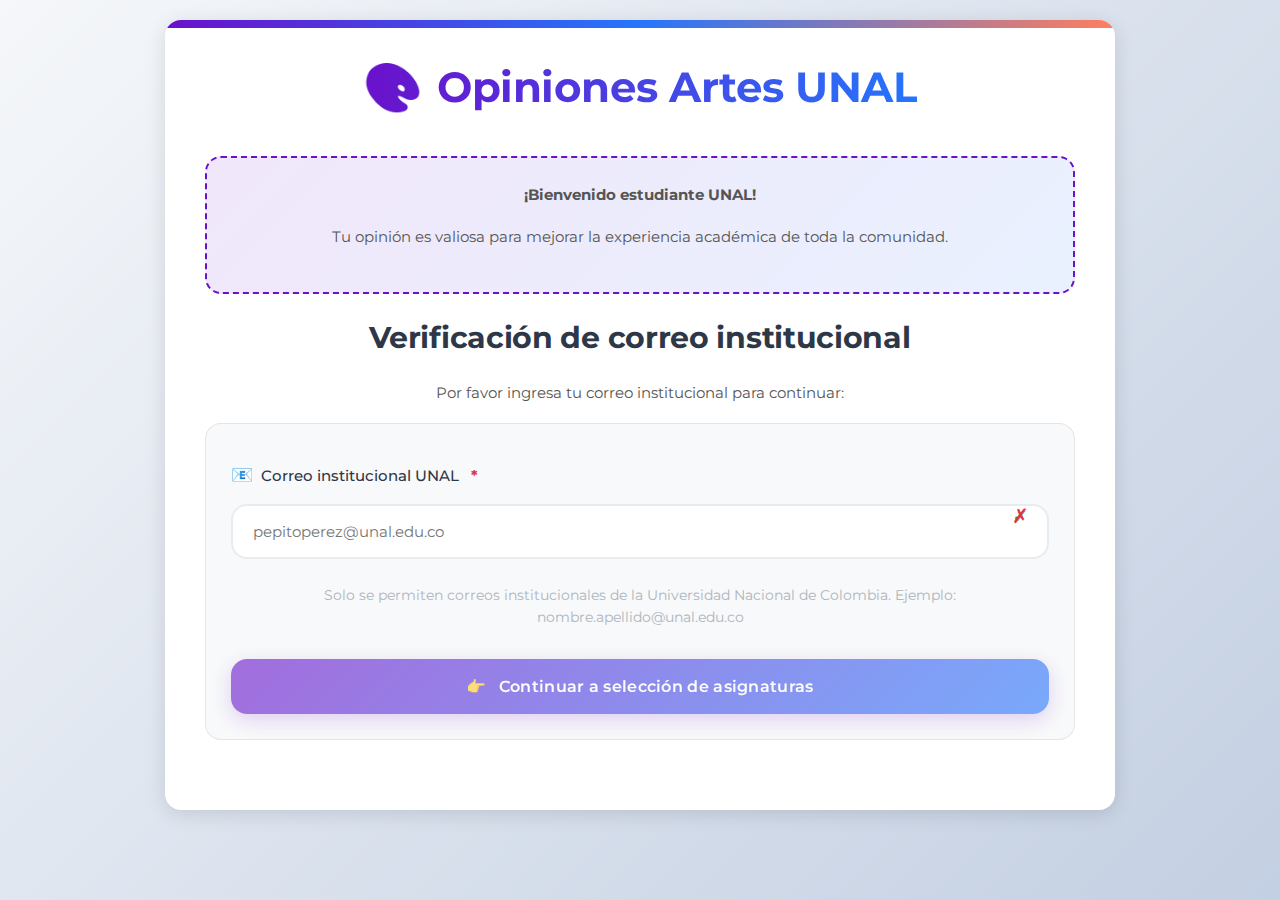
<file: Formularioartes.html>
<!DOCTYPE html>
<html lang="es">
<head>
<meta charset="UTF-8">
<meta name="viewport" content="width=device-width, initial-scale=1.0">
<title>Opiniones de Asignaturas – Artes UNAL</title>

<!-- Google Fonts -->

<link rel="preconnect" href="https://fonts.googleapis.com">
<link rel="preconnect" href="https://fonts.gstatic.com" crossorigin>
<link href="https://fonts.googleapis.com/css2?family=Montserrat:wght@300;400;500;600;700&display=swap" rel="stylesheet">
<link rel="stylesheet" href="styles.css">

</head>

<body>

<div class="contenedor">
    <div class="header-decor"></div>

    <!-- PASO EMAIL -->
    <div id="pasoEmail">
        <div class="paso-email">
            <div class="logo">
                <h1><span class="logo-icon">🎨</span> Opiniones Artes UNAL</h1>
            </div>
            
            <div class="info-box">
                <p><strong>¡Bienvenido estudiante UNAL!</strong></p>
                <p>Tu opinión es valiosa para mejorar la experiencia académica de toda la comunidad.</p>
            </div>

            <h2>Verificación de correo institucional</h2>
            <p>Por favor ingresa tu correo institucional para continuar:</p>
            
            <div class="card">
                <div class="input-group email-validation">
                    <label for="correoInstitucional">
                        <span class="icon">📧</span> Correo institucional UNAL
                        <span class="required">*</span>
                    </label>
                    <input type="email" id="correoInstitucional" 
                           placeholder="pepitoperez@unal.edu.co"
                           oninput="validarCorreo(this.value)">
                    <span class="validation-icon valid">✓</span>
                    <span class="validation-icon invalid">✗</span>
                    <div class="error-message" id="errorCorreo">El correo debe terminar en @unal.edu.co</div>
                </div>
                
                <p class="email-instructions">
                    Solo se permiten correos institucionales de la Universidad Nacional de Colombia.
                    Ejemplo: nombre.apellido@unal.edu.co
                </p>
                
                <button class="boton" onclick="verificarCorreo()" id="btnContinuarCorreo" disabled>
                    <span>👉</span> Continuar a selección de asignaturas
                </button>
            </div>
        </div>
    </div>

    <!-- PANTALLA FINAL -->
    <div id="pantallaFinal" class="oculto">
        <div class="completion-message">
            <div class="completion-icon">🎨</div>
            <h1>¡Gracias por tu participación! 🤍</h1>
            <p>
                Tu opinión es invaluable para la comunidad estudiantil. 
                Estos datos ayudarán a futuros estudiantes a tomar decisiones más informadas 
                sobre su trayectoria académica.
            </p>
            
            <div class="representantes-info">
                <h4>¿Más información o sugerencias?</h4>
                <p>Puedes contactar a tus representantes estudiantiles:</p>
                <p><strong>Santiago Andrés Tuberquia</strong> y <strong>Santiago Mejía Corredor</strong></p>
                <p style="margin-top: 10px; font-size: 14px; color: var(--gray-medium);">
                    Están disponibles para escuchar tus inquietudes y mejorar esta iniciativa.
                </p>
            </div>

            <div class="info-box">
                <p><strong>¡Comparte esta herramienta con tus compañeros!</strong></p>
                <p>Cuantas más opiniones tengamos, más útil será para todos.</p>
            </div>
            
            <div class="data-summary">
                <h3>Resumen de tus respuestas</h3>
                <div id="resumenRespuestas"></div>
            </div>
            
            <button class="boton" onclick="reiniciar()">
                <span>📝</span> Llenar otro formulario
            </button>
        </div>
    </div>

    <!-- PASO 1: SELECCIÓN -->
    <div id="pasoSeleccion" class="oculto">
        <div class="logo">
            <h1><span class="logo-icon">🎨</span> Opiniones Artes UNAL</h1>
            <p>Estudiante: <strong id="correoMostrado"></strong></p>
        </div>
        
        <div class="info-box">
            <p><strong>¿Cómo funciona?</strong></p>
            <p>1. Selecciona hasta 5 asignaturas que hayas cursado</p>
            <p>2. Da tu opinión sobre cada una</p>
            <p>3. ¡Comparte y ayuda a la comunidad!</p>
        </div>

        <h2>Selecciona hasta 5 asignaturas</h2>
        <p>Elige las materias sobre las que quieres dar tu opinión:</p>

        <div class="card">
            <label for="selectAsignaturas"><strong>Buscar asignatura:</strong></label>
            <select id="selectAsignaturas">
                <option value="">— Selecciona una asignatura —</option>

                <!-- LISTA COMPLETA -->
                <option>Aproximación a los procesos cerámicos (3010611)</option>
                <option>Arte y archivo (3009874)</option>
                <option>Arte y ciudad: de la escultura expandida al colectivismo y la participación (3010614)</option>
                <option>Arte y documento (3009875)</option>
                <option>Básico espacio I (3009837)</option>
                <option>Básico espacio II (3009838)</option>
                <option>Básico imagen I (3010734)</option>
                <option>Básico imagen II (3010735)</option>
                <option>Herramientas digitales I (3009879)</option>
                <option>Herramientas digitales II (3009880)</option>
                <option>Historia del arte I (3006669)</option>
                <option>Historia del arte II (3010698)</option>
                <option>Historia del arte III (3006671)</option>
                <option>Historia del performance I (3010609)</option>
                <option>Historia del performance II (3010608)</option>
                <option>Laboratorio de dibujo I (3009841)</option>
                <option>Laboratorio de dibujo II (3009842)</option>
                <option>Laboratorio de escultura I (3009843)</option>
                <option>Laboratorio de escultura II (3009844)</option>
                <option>Laboratorio de fotografía I (3010736)</option>
                <option>Laboratorio de fotografía II (3010737)</option>
                <option>Laboratorio de gráfica I (3006683)</option>
                <option>Laboratorio de gráfica II (3009882)</option>
                <option>Laboratorio de medios no tradicionales (3009885)</option>
                <option>Laboratorio de pintura I (3009848)</option>
                <option>Laboratorio de pintura II (3009849)</option>
                <option>Laboratorio de técnicas gráficas (3009887)</option>
                <option>Laboratorio de técnicas pictóricas (3009888)</option>
                <option>Laboratorio de video I (3009850)</option>
                <option>Laboratorio de video II (3009851)</option>
                <option>Prácticas artísticas contemporáneas en Colombia (3010636)</option>
                <option>Prácticas artísticas I (3009852)</option>
                <option>Prácticas artísticas II (3009853)</option>
                <option>Realización documental (3009892)</option>
                <option>Seminario I (3009854)</option>
                <option>Seminario II (3006700)</option>
                <option>Seminario III (3006701)</option>
                <option>Seminario de investigación I (3009855)</option>
                <option>Seminario de investigación II (3009856)</option>
                <option>Taller II (3009858)</option>
                <option>Taller III (3009859)</option>
                <option>Taller IV (3009860)</option>
                <option>Taller V (3009861)</option>
                <option>Taller VI (3009862)</option>
                <option>Taller VII (3009863)</option>
            </select>

            <div id="listaAsignaturas" style="margin-top: 25px;"></div>
            <div class="contador" id="contador">0 / 5 seleccionadas</div>
        </div>

        <button class="boton" onclick="iniciar()" id="btnContinuarAsignaturas" disabled>
            <span>👉</span> Continuar a opiniones
        </button>
    </div>

    <!-- PASO 2: FORMULARIO -->
    <div id="pasoFormulario" class="oculto">
        <div class="progreso" id="progreso"></div>
        
        <div class="highlight-card">
            <h2>💬 Opinando sobre:</h2>
            <div class="materia-nombre" id="tituloAsignatura"></div>
            <p style="margin-top: 15px; color: var(--gray-medium); font-size: 14px;">
                Todos los campos son obligatorios excepto los comentarios escritos
            </p>
        </div>

        <form id="formularioAsignatura">
            <!-- BLOQUE GENERAL (NO TALLER) -->
            <div id="bloqueGeneral">
                <div class="card">
                    <h3>Enfoque de la asignatura <span class="required">*</span></h3>
                    <div class="checkbox-group">
                        <div class="checkbox-item" onclick="toggleCheckbox(this)">
                            <input type="checkbox" name="enfoque" value="Teórica" onchange="mostrarDescripcion('teorica')">
                            <span>Teórica</span>
                        </div>
                        <div class="checkbox-item" onclick="toggleCheckbox(this)">
                            <input type="checkbox" name="enfoque" value="Investigación" onchange="mostrarDescripcion('investigacion')">
                            <span>Investigación</span>
                        </div>
                        <div class="checkbox-item" onclick="toggleCheckbox(this)">
                            <input type="checkbox" name="enfoque" value="Técnica" onchange="mostrarDescripcion('tecnica')">
                            <span>Técnica</span>
                        </div>
                    </div>
                    <div id="descripcionEnfoque" class="descripcion-opcion oculto"></div>
                    <div class="error-message" id="errorEnfoque">Debes seleccionar al menos un enfoque</div>

                    <h3>Modo de calificación <span class="required">*</span></h3>
                    <div class="checkbox-group">
                        <div class="checkbox-item" onclick="toggleCheckbox(this)">
                            <input type="checkbox" name="calificacion" value="Prácticas y entregas físicas" onchange="mostrarDescripcion('practicas')">
                            <span>Prácticas y entregas físicas</span>
                        </div>
                        <div class="checkbox-item" onclick="toggleCheckbox(this)">
                            <input type="checkbox" name="calificacion" value="Entregas de proyectos" onchange="mostrarDescripcion('proyectos')">
                            <span>Entregas de proyectos</span>
                        </div>
                        <div class="checkbox-item" onclick="toggleCheckbox(this)">
                            <input type="checkbox" name="calificacion" value="Lecturas o exposiciones" onchange="mostrarDescripcion('lecturas')">
                            <span>Lecturas o exposiciones</span>
                        </div>
                        <div class="checkbox-item" onclick="toggleCheckbox(this)">
                            <input type="checkbox" name="calificacion" value="Reflexión y participación en clase" onchange="mostrarDescripcion('participacion')">
                            <span>Reflexión y participación en clase</span>
                        </div>
                    </div>
                    <div id="descripcionCalificacion" class="descripcion-opcion oculto"></div>
                    <div class="error-message" id="errorCalificacion">Debes seleccionar al menos un modo de calificación</div>
                </div>

                <div class="card">
                    <h3>Nivel de carga académica <span class="required">*</span></h3>
                    <div class="radio-group">
                        <div class="radio-item" onclick="seleccionarRadio(this, 'carga')">
                            <input type="radio" name="carga" value="Baja">
                            <span>Baja</span>
                        </div>
                        <div class="radio-item" onclick="seleccionarRadio(this, 'carga')">
                            <input type="radio" name="carga" value="Media">
                            <span>Media</span>
                        </div>
                        <div class="radio-item" onclick="seleccionarRadio(this, 'carga')">
                            <input type="radio" name="carga" value="Alta">
                            <span>Alta</span>
                        </div>
                    </div>
                    <div class="error-message" id="errorCarga">Debes seleccionar el nivel de carga</div>

                    <h3>Gasto económico <span class="required">*</span></h3>
                    <div class="radio-group">
                        <div class="radio-item" onclick="seleccionarRadio(this, 'gasto')">
                            <input type="radio" name="gasto" value="Casi ninguno">
                            <span>Casi ninguno</span>
                        </div>
                        <div class="radio-item" onclick="seleccionarRadio(this, 'gasto')">
                            <input type="radio" name="gasto" value="Bajo">
                            <span>Bajo</span>
                        </div>
                        <div class="radio-item" onclick="seleccionarRadio(this, 'gasto')">
                            <input type="radio" name="gasto" value="Medio">
                            <span>Medio</span>
                        </div>
                        <div class="radio-item" onclick="seleccionarRadio(this, 'gasto')">
                            <input type="radio" name="gasto" value="Alto">
                            <span>Alto</span>
                        </div>
                        <div class="radio-item" onclick="seleccionarRadio(this, 'gasto')">
                            <input type="radio" name="gasto" value="Muy alto">
                            <span>Muy alto</span>
                        </div>
                    </div>
                    <div class="error-message" id="errorGasto">Debes seleccionar el nivel de gasto</div>
                </div>

                <div class="card">
                    <h3>Valoración de la asignatura <span class="required">*</span></h3>
                    <p class="rating-label">Califica del 1 al 5 estrellas</p>
                    <div class="estrellas" id="estrellasAsignatura">
                        <span onclick="calificar(1, 'asignatura')">★</span>
                        <span onclick="calificar(2, 'asignatura')">★</span>
                        <span onclick="calificar(3, 'asignatura')">★</span>
                        <span onclick="calificar(4, 'asignatura')">★</span>
                        <span onclick="calificar(5, 'asignatura')">★</span>
                    </div>
                    <div class="error-message" id="errorRatingAsignatura">Debes calificar la asignatura</div>

                    <h3>Opinión sobre la asignatura (opcional)</h3>
                    <textarea id="opinionAsignatura" placeholder="Escribe aquí tu experiencia personal, qué aprendiste, qué te gustó o qué mejorarías..."></textarea>
                </div>
            </div>

            <!-- BLOQUE DOCENTE -->
            <div id="bloqueDocente" class="card">
                <h3>Docente <span class="required">*</span></h3>
                <select id="docente" onchange="manejarCambioDocente()">
                    <option value="">— Selecciona el docente —</option>
                    <option>Camilo Rodríguez Castro</option>
                    <option>Carolina Vélez Luján</option>
                    <option>Catalina del Rocío Rojas Casallas</option>
                    <option>Daniela Serna Gallego</option>
                    <option>Edna Yulieth Sierra Duque</option>
                    <option>Fernando Celimo Escobar Neira</option>
                    <option>Gandra Carolina Chacón Bernal</option>
                    <option>Hebert Rodríguez García</option>
                    <option>Jairo Augusto Solórzano Ariza</option>
                    <option>Jorge Alberto Rodríguez Salazarriaga</option>
                    <option>Jorge Andrés Marín Vásquez</option>
                    <option>Juan Guillermo Caicedo</option>
                    <option>Luis Eduardo Serna</option>
                    <option>María Angélica Teuta Echeverri</option>
                    <option>María Isabel Naranjo Cano</option>
                    <option>Miguel Ángel Flores Santander</option>
                    <option>Nadia Ximena Lorena Moreno</option>
                    <option>Natalia Echeverri Arango</option>
                    <option>Natalia Isabel Pérez Villegas</option>
                    <option>Óscar Mauricio Ardila Luna</option>
                    <option>Paula Marcela Restrepo Cardona</option>
                    <option>Paulina Escobar Aguirre</option>
                    <option>Pedro Antonio Agudelo Rendón</option>
                    <option>Sebastián Alexi Wiedemann</option>
                    <option>Véronique Marie Christine Mondejar</option>
                    <option value="otro">Otro (especificar)</option>
                </select>
                
                <div id="inputOtroDocente" class="input-otro-docente oculto">
                    <label for="nombreOtroDocente">Nombre del docente:</label>
                    <input type="text" id="nombreOtroDocente" placeholder="Escribe el nombre completo del docente">
                    <div class="error-message" id="errorOtroDocente">Debes escribir el nombre del docente</div>
                </div>

                <div class="error-message" id="errorDocente">Debes seleccionar un docente</div>

                <h3 style="margin-top: 20px;">Valoración del docente <span class="required">*</span></h3>
                <p class="rating-label">Califica del 1 al 5 estrellas</p>
                <div class="estrellas" id="estrellasDocente">
                    <span onclick="calificar(1, 'docente')">★</span>
                    <span onclick="calificar(2, 'docente')">★</span>
                    <span onclick="calificar(3, 'docente')">★</span>
                    <span onclick="calificar(4, 'docente')">★</span>
                    <span onclick="calificar(5, 'docente')">★</span>
                </div>
                <div class="error-message" id="errorRatingDocente">Debes calificar al docente</div>

                <h3>Opinión sobre el docente (opcional)</h3>
                <textarea id="opinionDocente" placeholder="Comentarios sobre la metodología, trato con estudiantes, claridad, etc..."></textarea>
            </div>
        </form>

        <div class="botones-container">
            <button class="boton boton-sec" onclick="anterior()" id="btnAnterior">
                <span>⬅️</span> Asignatura anterior
            </button>
            <button class="boton" onclick="siguiente()" id="btnSiguiente">
                <span id="btnSiguienteTexto">➡️</span> Siguiente asignatura
            </button>
        </div>
    </div>
</div>

<script>
// Variables globales
let asignaturas = [];
let respuestas = {};
let indice = 0;
let ratingAsignatura = 0;
let ratingDocente = 0;
let correoUsuario = "";
let usandoOtroDocente = false;

// Descriptores para las opciones
const descripciones = {
    teorica: "La asignatura se enfoca en el estudio de conceptos, teorías y marcos conceptuales. Se evalúa mediante ensayos, exámenes teóricos y análisis crítico.",
    investigacion: "La asignatura promueve la investigación académica, con énfasis en metodologías de investigación, recolección de datos y producción de conocimiento nuevo.",
    tecnica: "Enfocada en el desarrollo de habilidades prácticas, dominio de herramientas y técnicas específicas del campo artístico.",
    practicas: "La evaluación se basa principalmente en ejercicios prácticos, ensayos técnicos y entregas físicas de trabajo.",
    proyectos: "Se evalúa mediante proyectos integrales que pueden incluir investigación, desarrollo y presentación final.",
    lecturas: "La calificación depende de análisis de lecturas, exposiciones orales y discusiones en clase.",
    participacion: "Se valora la participación activa en clase, reflexiones personales y contribuciones al debate académico."
};

// DOM Elements
const select = document.getElementById("selectAsignaturas");
const lista = document.getElementById("listaAsignaturas");
const contador = document.getElementById("contador");
const bloqueGeneral = document.getElementById("bloqueGeneral");

// Inicialización
document.addEventListener('DOMContentLoaded', function() {
    inicializarEstrellas();
    document.getElementById('btnAnterior').style.display = 'none';
});

/* ========== VALIDACIÓN DE CORREO ========== */
function validarCorreo(correo) {
    const correoInput = document.getElementById("correoInstitucional");
    const btnContinuar = document.getElementById("btnContinuarCorreo");
    const errorMsg = document.getElementById("errorCorreo");
    const iconValid = correoInput.parentNode.querySelector('.validation-icon.valid');
    const iconInvalid = correoInput.parentNode.querySelector('.validation-icon.invalid');
    
    // Reset
    errorMsg.style.display = 'none';
    iconValid.style.display = 'none';
    iconInvalid.style.display = 'none';
    correoInput.style.borderColor = '';
    
    if (!correo) {
        btnContinuar.disabled = true;
        return false;
    }
    
    const esValido = correo.toLowerCase().endsWith('@unal.edu.co');
    
    if (esValido) {
        iconValid.style.display = 'block';
        correoInput.style.borderColor = 'var(--success-color)';
        btnContinuar.disabled = false;
        return true;
    } else {
        iconInvalid.style.display = 'block';
        correoInput.style.borderColor = 'var(--danger-color)';
        btnContinuar.disabled = true;
        
        if (correo.includes('@') && !correo.endsWith('@unal.edu.co')) {
            errorMsg.textContent = 'El correo debe terminar en @unal.edu.co';
            errorMsg.style.display = 'block';
        }
        return false;
    }
}

function verificarCorreo() {
    const correo = document.getElementById("correoInstitucional").value.trim();
    
    if (validarCorreo(correo)) {
        correoUsuario = correo;
        document.getElementById("correoMostrado").textContent = correo;
        document.getElementById("pasoEmail").classList.add("oculto");
        document.getElementById("pasoSeleccion").classList.remove("oculto");
        window.scrollTo({ top: 0, behavior: "smooth" });
    }
}

/* ========== FUNCIONALIDAD DE SELECCIÓN ========== */
select.addEventListener("change", () => {
    const val = select.value;
    if (!val || asignaturas.includes(val) || asignaturas.length >= 5) {
        if (asignaturas.length >= 5) {
            alert("¡Ya seleccionaste el máximo de 5 asignaturas! Elimina alguna para agregar otra.");
        }
        select.value = "";
        return;
    }
    asignaturas.push(val);
    renderSeleccion();
    select.value = "";
    
    // Habilitar botón de continuar si hay al menos una asignatura
    document.getElementById("btnContinuarAsignaturas").disabled = asignaturas.length === 0;
});

function renderSeleccion() {
    lista.innerHTML = "";
    asignaturas.forEach((a, i) => {
        const tag = document.createElement("div");
        tag.className = "tag";
        tag.innerHTML = `${a} <span class="close">×</span>`;
        tag.onclick = () => {
            asignaturas.splice(i, 1);
            delete respuestas[i];
            renderSeleccion();
            document.getElementById("btnContinuarAsignaturas").disabled = asignaturas.length === 0;
        };
        lista.appendChild(tag);
    });
    contador.textContent = `${asignaturas.length} / 5 seleccionadas`;
}

/* ========== MANEJO DE DOCENTE "OTRO" ========== */
function manejarCambioDocente() {
    const selectDocente = document.getElementById("docente");
    const inputOtroDiv = document.getElementById("inputOtroDocente");
    const errorDocente = document.getElementById("errorDocente");
    
    if (selectDocente.value === "otro") {
        inputOtroDiv.classList.remove("oculto");
        usandoOtroDocente = true;
        errorDocente.style.display = 'none';
    } else {
        inputOtroDiv.classList.add("oculto");
        usandoOtroDocente = false;
        errorDocente.style.display = 'none';
    }
}

/* ========== TOGGLE CHECKBOXES ========== */
function toggleCheckbox(element) {
    const checkbox = element.querySelector('input[type="checkbox"]');
    checkbox.checked = !checkbox.checked;
    element.classList.toggle('checked', checkbox.checked);
    
    const event = new Event('change');
    checkbox.dispatchEvent(event);
}

function seleccionarRadio(element, name) {
    const radios = document.querySelectorAll(`input[name="${name}"]`);
    const radioItems = document.querySelectorAll(`.radio-item[onclick*="${name}"]`);
    
    radioItems.forEach(item => item.classList.remove('checked'));
    element.classList.add('checked');
    
    const radio = element.querySelector('input[type="radio"]');
    radio.checked = true;
    
    // Ocultar error
    const errorId = `error${name.charAt(0).toUpperCase() + name.slice(1)}`;
    document.getElementById(errorId).style.display = 'none';
}

/* ========== DESCRIPCIONES DE OPCIONES ========== */
function mostrarDescripcion(tipo) {
    const descripcionDiv = tipo in {teorica:1, investigacion:1, tecnica:1} 
        ? document.getElementById('descripcionEnfoque')
        : document.getElementById('descripcionCalificacion');
    
    if (descripciones[tipo]) {
        descripcionDiv.innerHTML = `<strong>¿Qué significa?</strong><br>${descripciones[tipo]}`;
        descripcionDiv.classList.remove('oculto');
    }
}

// Cerrar descripción cuando se deselecciona
document.querySelectorAll('input[type="checkbox"]').forEach(cb => {
    cb.addEventListener('change', function() {
        if (!this.checked) {
            const descripcionDiv = this.name === 'enfoque' 
                ? document.getElementById('descripcionEnfoque')
                : document.getElementById('descripcionCalificacion');
            
            const otrosCheckboxes = document.querySelectorAll(`input[name="${this.name}"]:checked`);
            if (otrosCheckboxes.length === 0) {
                descripcionDiv.classList.add('oculto');
            }
        }
    });
});

/* ========== SISTEMA DE ESTRELLAS ========== */
function inicializarEstrellas() {
    // Event listeners para hover
    document.querySelectorAll('#estrellasAsignatura span').forEach((star, index) => {
        star.addEventListener('mouseover', () => {
            resetearEstrellas('asignatura');
            highlightEstrellas(index + 1, 'asignatura');
        });
    });

    document.querySelectorAll('#estrellasDocente span').forEach((star, index) => {
        star.addEventListener('mouseover', () => {
            resetearEstrellas('docente');
            highlightEstrellas(index + 1, 'docente');
        });
    });

    // Reset al salir del contenedor
    document.getElementById('estrellasAsignatura').addEventListener('mouseleave', () => {
        resetearEstrellas('asignatura');
        highlightEstrellas(ratingAsignatura, 'asignatura');
    });

    document.getElementById('estrellasDocente').addEventListener('mouseleave', () => {
        resetearEstrellas('docente');
        highlightEstrellas(ratingDocente, 'docente');
    });
}

function calificar(puntuacion, tipo) {
    if (tipo === 'asignatura') {
        ratingAsignatura = puntuacion;
        document.getElementById('errorRatingAsignatura').style.display = 'none';
    } else {
        ratingDocente = puntuacion;
        document.getElementById('errorRatingDocente').style.display = 'none';
    }
    highlightEstrellas(puntuacion, tipo);
}

function highlightEstrellas(puntuacion, tipo) {
    const estrellas = tipo === 'asignatura' 
        ? document.querySelectorAll('#estrellasAsignatura span')
        : document.querySelectorAll('#estrellasDocente span');
    
    estrellas.forEach((star, index) => {
        if (index < puntuacion) {
            star.classList.add('activa');
        } else {
            star.classList.remove('activa');
        }
    });
}

function resetearEstrellas(tipo) {
    const estrellas = tipo === 'asignatura' 
        ? document.querySelectorAll('#estrellasAsignatura span')
        : document.querySelectorAll('#estrellasDocente span');
    
    estrellas.forEach(star => {
        star.classList.remove('activa');
    });
}

/* ========== VALIDACIÓN ========== */
function validarFormulario() {
    let valido = true;
    
    // Reset errores
    document.querySelectorAll('.error-message').forEach(e => e.style.display = 'none');
    
    // Validar solo si no es Taller
    if (!bloqueGeneral.classList.contains('oculto')) {
        // Validar enfoque
        const enfoques = document.querySelectorAll("input[name='enfoque']:checked");
        if (enfoques.length === 0) {
            document.getElementById('errorEnfoque').style.display = 'block';
            valido = false;
        }
        
        // Validar calificación
        const calificaciones = document.querySelectorAll("input[name='calificacion']:checked");
        if (calificaciones.length === 0) {
            document.getElementById('errorCalificacion').style.display = 'block';
            valido = false;
        }
        
        // Validar carga
        const carga = document.querySelector("input[name='carga']:checked");
        if (!carga) {
            document.getElementById('errorCarga').style.display = 'block';
            valido = false;
        }
        
        // Validar gasto
        const gasto = document.querySelector("input[name='gasto']:checked");
        if (!gasto) {
            document.getElementById('errorGasto').style.display = 'block';
            valido = false;
        }
        
        // Validar rating asignatura
        if (ratingAsignatura === 0) {
            document.getElementById('errorRatingAsignatura').style.display = 'block';
            valido = false;
        }
    }
    
    // Validar docente (siempre)
    const selectDocente = document.getElementById("docente");
    let docenteValido = false;
    
    if (usandoOtroDocente) {
        const otroDocente = document.getElementById("nombreOtroDocente").value.trim();
        if (otroDocente) {
            docenteValido = true;
        } else {
            document.getElementById("errorOtroDocente").style.display = 'block';
            valido = false;
        }
    } else if (selectDocente.value && selectDocente.value !== "otro") {
        docenteValido = true;
    } else {
        document.getElementById("errorDocente").style.display = 'block';
        valido = false;
    }
    
    // Validar rating docente (siempre obligatorio)
    if (ratingDocente === 0) {
        document.getElementById('errorRatingDocente').style.display = 'block';
        valido = false;
    }
    
    return valido;
}

/* ========== INICIAR FORMULARIO ========== */
function iniciar() {
    if (asignaturas.length === 0) {
        alert("Por favor selecciona al menos una asignatura para continuar.");
        return;
    }
    document.getElementById("pasoSeleccion").classList.add("oculto");
    document.getElementById("pasoFormulario").classList.remove("oculto");
    
    // Mostrar/ocultar botón anterior
    document.getElementById('btnAnterior').style.display = asignaturas.length > 1 ? 'flex' : 'none';
    document.getElementById('btnSiguienteTexto').textContent = asignaturas.length > 1 ? 'Siguiente asignatura' : 'Finalizar';
    
    mostrar();
}

/* ========== MOSTRAR ASIGNATURA ACTUAL ========== */
function mostrar() {
    const actual = asignaturas[indice];
    
    document.getElementById("tituloAsignatura").textContent = actual;
    document.getElementById("progreso").textContent = `Asignatura ${indice + 1} de ${asignaturas.length}`;
    
    // Actualizar texto del botón
    const esUltima = indice === asignaturas.length - 1;
    document.getElementById('btnSiguienteTexto').textContent = esUltima ? 'Finalizar' : 'Siguiente asignatura';
    document.getElementById('btnAnterior').style.display = indice > 0 ? 'flex' : 'none';
    
    // Lógica Taller
    if (actual.includes("Taller")) {
        bloqueGeneral.classList.add("oculto");
    } else {
        bloqueGeneral.classList.remove("oculto");
    }
    
    cargar();
    window.scrollTo({ top: 0, behavior: "smooth" });
}

/* ========== GUARDAR Y CARGAR DATOS ========== */
function guardar() {
    let docenteNombre = "";
    
    if (usandoOtroDocente) {
        docenteNombre = document.getElementById("nombreOtroDocente").value.trim();
    } else {
        docenteNombre = document.getElementById("docente").value;
    }
    
    respuestas[indice] = {
        asignatura: asignaturas[indice],
        enfoque: [...document.querySelectorAll("input[name='enfoque']:checked")].map(e => e.value),
        calificacion: [...document.querySelectorAll("input[name='calificacion']:checked")].map(e => e.value),
        carga: document.querySelector("input[name='carga']:checked")?.value || "",
        gasto: document.querySelector("input[name='gasto']:checked")?.value || "",
        ratingAsignatura: ratingAsignatura,
        opinionAsignatura: document.getElementById("opinionAsignatura").value,
        docente: docenteNombre,
        ratingDocente: ratingDocente,
        opinionDocente: document.getElementById("opinionDocente").value
    };
}

function cargar() {
    limpiarFormulario();
    if (!respuestas[indice]) {
        ratingAsignatura = 0;
        ratingDocente = 0;
        usandoOtroDocente = false;
        return;
    }
    
    const data = respuestas[indice];
    
    // Restaurar checkboxes
    data.enfoque.forEach(v => {
        const el = document.querySelector(`input[name="enfoque"][value="${v}"]`);
        if (el) {
            el.checked = true;
            el.closest('.checkbox-item').classList.add('checked');
        }
    });
    
    data.calificacion.forEach(v => {
        const el = document.querySelector(`input[name="calificacion"][value="${v}"]`);
        if (el) {
            el.checked = true;
            el.closest('.checkbox-item').classList.add('checked');
        }
    });
    
    // Restaurar radios
    if (data.carga) {
        const el = document.querySelector(`input[name="carga"][value="${data.carga}"]`);
        if (el) {
            el.checked = true;
            el.closest('.radio-item').classList.add('checked');
        }
    }
    
    if (data.gasto) {
        const el = document.querySelector(`input[name="gasto"][value="${data.gasto}"]`);
        if (el) {
            el.checked = true;
            el.closest('.radio-item').classList.add('checked');
        }
    }
    
    // Restaurar estrellas
    ratingAsignatura = data.ratingAsignatura || 0;
    ratingDocente = data.ratingDocente || 0;
    highlightEstrellas(ratingAsignatura, 'asignatura');
    highlightEstrellas(ratingDocente, 'docente');
    
    // Restaurar docente
    if (data.docente) {
        // Verificar si el docente está en la lista
        const selectDocente = document.getElementById("docente");
        let encontrado = false;
        
        for (let i = 0; i < selectDocente.options.length; i++) {
            if (selectDocente.options[i].value === data.docente) {
                selectDocente.value = data.docente;
                encontrado = true;
                usandoOtroDocente = false;
                break;
            }
        }
        
        if (!encontrado) {
            selectDocente.value = "otro";
            usandoOtroDocente = true;
            document.getElementById("inputOtroDocente").classList.remove("oculto");
            document.getElementById("nombreOtroDocente").value = data.docente;
        }
    }
    
    // Restaurar textos
    document.getElementById("opinionAsignatura").value = data.opinionAsignatura || "";
    document.getElementById("opinionDocente").value = data.opinionDocente || "";
}

function limpiarFormulario() {
    // Limpiar checkboxes
    document.querySelectorAll('.checkbox-item').forEach(item => {
        item.classList.remove('checked');
    });
    document.querySelectorAll('input[type="checkbox"]').forEach(i => i.checked = false);
    
    // Limpiar radios
    document.querySelectorAll('.radio-item').forEach(item => {
        item.classList.remove('checked');
    });
    document.querySelectorAll('input[type="radio"]').forEach(i => i.checked = false);
    
    // Limpiar estrellas
    ratingAsignatura = 0;
    ratingDocente = 0;
    resetearEstrellas('asignatura');
    resetearEstrellas('docente');
    
    // Limpiar textos
    document.querySelectorAll("textarea").forEach(t => t.value = "");
    
    // Resetear docente
    document.getElementById("docente").value = "";
    document.getElementById("inputOtroDocente").classList.add("oculto");
    document.getElementById("nombreOtroDocente").value = "";
    usandoOtroDocente = false;
    
    // Limpiar descripciones
    document.getElementById("descripcionEnfoque").classList.add('oculto');
    document.getElementById("descripcionCalificacion").classList.add('oculto');
    
    // Reset errores
    document.querySelectorAll('.error-message').forEach(e => e.style.display = 'none');
}

/* ========== NAVEGACIÓN ========== */
function siguiente() {
    if (!validarFormulario()) {
        alert("Por favor completa todos los campos obligatorios antes de continuar.");
        return;
    }
    
    guardar();
    
    if (indice < asignaturas.length - 1) {
        indice++;
        mostrar();
    } else {
        if (confirm("¿Estás seguro de que deseas enviar todas tus respuestas?")) {
            enviarRespuestas();
        }
    }
}

function anterior() {
    guardar();
    if (indice > 0) {
        indice--;
        mostrar();
    }
}

/* ========== GENERAR RESUMEN ========== */
function generarResumen() {
    let resumenHTML = "";
    
    Object.values(respuestas).forEach((resp, i) => {
        resumenHTML += `
            <div class="respuesta-item">
                <h4>${i+1}. ${resp.asignatura}</h4>
                <div class="respuesta-detalle">
                    <p><strong>Enfoque:</strong> ${resp.enfoque.join(', ')}</p>
                    <p><strong>Calificación:</strong> ${resp.calificacion.join(', ')}</p>
                    <p><strong>Carga:</strong> ${resp.carga}</p>
                    <p><strong>Gasto:</strong> ${resp.gasto}</p>
                    <p><strong>Valoración materia:</strong> ${resp.ratingAsignatura}/5 ⭐</p>
                    <p><strong>Docente:</strong> ${resp.docente}</p>
                    <p><strong>Valoración docente:</strong> ${resp.ratingDocente}/5 ⭐</p>
                </div>
            </div>
        `;
    });
    
    return resumenHTML;
}

/* ========== ENVIAR RESPUESTAS ========== */
/* ========== ENVIAR RESPUESTAS A GOOGLE SHEETS ========== */
function enviarRespuestas() {
    // Bloqueamos el botón para evitar que le den click muchas veces
    const btnSiguiente = document.getElementById('btnSiguiente');
    if(btnSiguiente) btnSiguiente.disabled = true;

    const datosParaEnviar = {
        correo: correoUsuario,
        fecha: new Date().toLocaleString('es-CO'),
        respuestas: respuestas
    };

    // URL DEL SHEETS )
    const URL_GOOGLE_SCRIPT = "https://script.google.com/macros/s/AKfycbzgT0EWFYPD9BbJSzlx_TI5eC3bEyeliYJrE7eA4lQM42BDEGvGQBY2Yr69Le_UWOcEtQ/exec"; 

    fetch(URL_GOOGLE_SCRIPT, {
        method: 'POST',
        mode: 'no-cors', 
        headers: {
            'Content-Type': 'application/json'
        },
        body: JSON.stringify(datosParaEnviar)
    })
    .then(() => {
        // Éxito: Mostramos el resumen y la pantalla final
        document.getElementById('resumenRespuestas').innerHTML = generarResumen();
        document.getElementById("pasoFormulario").classList.add("oculto");
        document.getElementById("pantallaFinal").classList.remove("oculto");
        window.scrollTo({ top: 0, behavior: "smooth" });
    })
    .catch(error => {
        console.error('Error:', error);
        alert('Hubo un problema al enviar tus respuestas. Por favor, inténtalo de nuevo.');
        if(btnSiguiente) btnSiguiente.disabled = false;
    });
}

function reiniciar() {
    // Reiniciar todas las variables
    asignaturas = [];
    respuestas = {};
    indice = 0;
    ratingAsignatura = 0;
    ratingDocente = 0;
    usandoOtroDocente = false;
    
    // Limpiar interfaz
    lista.innerHTML = "";
    contador.textContent = "0 / 5 seleccionadas";
    document.getElementById("btnContinuarAsignaturas").disabled = true;
    document.getElementById('correoInstitucional').value = '';
    document.getElementById('correoInstitucional').style.borderColor = '';
    document.querySelectorAll('.validation-icon').forEach(icon => icon.style.display = 'none');
    document.getElementById('errorCorreo').style.display = 'none';
    document.getElementById('btnContinuarCorreo').disabled = true;
    
    // Mostrar paso inicial
    document.getElementById("pantallaFinal").classList.add("oculto");
    document.getElementById("pasoFormulario").classList.add("oculto");
    document.getElementById("pasoSeleccion").classList.add("oculto");
    document.getElementById("pasoEmail").classList.remove("oculto");
    
    // Limpiar formulario
    limpiarFormulario();
}
</script>

</body>
</html>
</file>
<file: styles.css>
:root {
        --primary-color: #6a11cb;
        --secondary-color: #2575fc;
        --accent-color: #ff7e5f;
        --light-color: #f8f9fa;
        --dark-color: #2d3748;
        --success-color: #28a745;
        --warning-color: #ffc107;
        --danger-color: #dc3545;
        --gray-light: #e9ecef;
        --gray-medium: #adb5bd;
        --shadow: 0 4px 20px rgba(0, 0, 0, 0.12);
        --radius: 16px;
        --transition: all 0.3s cubic-bezier(0.4, 0, 0.2, 1);
    }

    * {
        margin: 0;
        padding: 0;
        box-sizing: border-box;
    }

    body {
        font-family: 'Montserrat', sans-serif;
        background: linear-gradient(135deg, #f5f7fa 0%, #c3cfe2 100%);
        min-height: 100vh;
        padding: 20px;
        color: var(--dark-color);
        font-weight: 400;
    }

    .contenedor {
        max-width: 950px;
        margin: 0 auto;
        background: white;
        border-radius: var(--radius);
        box-shadow: var(--shadow);
        overflow: hidden;
        padding: 40px;
        position: relative;
    }

    .header-decor {
        height: 8px;
        background: linear-gradient(to right, var(--primary-color), var(--secondary-color), var(--accent-color));
        margin: -40px -40px 30px -40px;
        border-radius: var(--radius) var(--radius) 0 0;
    }

    h1, h2 {
        text-align: center;
        margin-bottom: 25px;
        font-weight: 700;
    }

    h1 {
        font-size: 2.4rem;
        background: linear-gradient(to right, var(--primary-color), var(--secondary-color));
        -webkit-background-clip: text;
        -webkit-text-fill-color: transparent;
        background-clip: text;
        letter-spacing: -0.5px;
    }

    h2 {
        font-size: 1.9rem;
        color: var(--dark-color);
        letter-spacing: -0.3px;
    }

    h3 {
        margin-top: 28px;
        margin-bottom: 18px;
        font-size: 18px;
        color: var(--primary-color);
        padding-bottom: 10px;
        border-bottom: 2px solid var(--gray-light);
        font-weight: 600;
    }

    p {
        font-size: 15px;
        color: #555;
        line-height: 1.6;
        margin-bottom: 18px;
        font-weight: 400;
    }

    .card {
        background: var(--light-color);
        border-radius: var(--radius);
        padding: 25px;
        margin-bottom: 30px;
        border-left: 6px solid var(--primary-color);
        transition: var(--transition);
        border: 1px solid rgba(0, 0, 0, 0.08);
    }

    .card:hover {
        transform: translateY(-3px);
        box-shadow: 0 8px 25px rgba(0, 0, 0, 0.15);
    }

    .highlight-card {
        background: linear-gradient(135deg, rgba(106, 17, 203, 0.08), rgba(37, 117, 252, 0.08));
        border: 2px solid var(--primary-color);
        padding: 25px;
        border-radius: var(--radius);
        margin: 25px 0;
        text-align: center;
        position: relative;
        overflow: hidden;
    }

    .highlight-card::before {
        content: '';
        position: absolute;
        top: 0;
        left: 0;
        right: 0;
        height: 4px;
        background: linear-gradient(to right, var(--primary-color), var(--secondary-color));
    }

    .highlight-card h2 {
        color: var(--primary-color);
        margin-bottom: 10px;
        font-size: 1.8rem;
    }

    .highlight-card .materia-nombre {
        font-size: 1.4rem;
        color: var(--dark-color);
        font-weight: 600;
        margin-top: 10px;
        padding: 12px;
        background: white;
        border-radius: 12px;
        display: inline-block;
        border: 2px solid var(--gray-light);
    }

    label {
        display: block;
        margin: 15px 0 8px;
        font-size: 15px;
        font-weight: 500;
        color: var(--dark-color);
    }

    .input-group {
        margin-bottom: 25px;
    }

    .input-group label {
        display: flex;
        align-items: center;
        gap: 8px;
        margin-bottom: 10px;
    }

    .input-group .icon {
        color: var(--primary-color);
        font-size: 18px;
    }

    input[type="email"], select, textarea, button {
        width: 100%;
        padding: 16px 20px;
        margin-top: 8px;
        font-size: 15px;
        border: 2px solid var(--gray-light);
        border-radius: var(--radius);
        transition: var(--transition);
        font-family: 'Montserrat', sans-serif;
        font-weight: 400;
    }

    input[type="email"]:focus, select:focus, textarea:focus {
        outline: none;
        border-color: var(--primary-color);
        box-shadow: 0 0 0 4px rgba(106, 17, 203, 0.15);
    }

    input[type="email"] {
        background: white;
    }

    textarea {
        resize: vertical;
        min-height: 120px;
        line-height: 1.5;
    }

    .tag {
        display: inline-flex;
        align-items: center;
        background: linear-gradient(135deg, var(--primary-color), var(--secondary-color));
        color: white;
        padding: 12px 20px;
        border-radius: 30px;
        margin: 10px 10px 10px 0;
        font-size: 14px;
        cursor: pointer;
        transition: var(--transition);
        box-shadow: 0 4px 12px rgba(106, 17, 203, 0.25);
        font-weight: 500;
    }

    .tag:hover {
        transform: translateY(-2px) scale(1.05);
        box-shadow: 0 6px 18px rgba(106, 17, 203, 0.35);
    }

    .tag .close {
        margin-left: 12px;
        font-weight: bold;
        font-size: 18px;
        opacity: 0.8;
        transition: var(--transition);
    }

    .tag:hover .close {
        opacity: 1;
        transform: scale(1.2);
    }

    .contador, .progreso {
        text-align: center;
        font-size: 15px;
        color: var(--gray-medium);
        margin-top: 20px;
        padding: 15px;
        background: var(--light-color);
        border-radius: var(--radius);
        font-weight: 500;
    }

    .progreso {
        font-weight: 600;
        color: var(--primary-color);
        background: rgba(106, 17, 203, 0.1);
        border: 2px solid rgba(106, 17, 203, 0.2);
    }

    .boton {
        background: linear-gradient(135deg, var(--primary-color), var(--secondary-color));
        color: white;
        border: none;
        padding: 18px 28px;
        margin-top: 30px;
        cursor: pointer;
        border-radius: var(--radius);
        font-size: 16px;
        font-weight: 600;
        transition: var(--transition);
        display: flex;
        align-items: center;
        justify-content: center;
        gap: 12px;
        box-shadow: 0 6px 20px rgba(106, 17, 203, 0.3);
        letter-spacing: 0.3px;
    }

    .boton:hover {
        transform: translateY(-3px);
        box-shadow: 0 10px 25px rgba(106, 17, 203, 0.4);
        background: linear-gradient(135deg, var(--secondary-color), var(--primary-color));
    }

    .boton:active {
        transform: translateY(-1px);
    }

    .boton:disabled {
        opacity: 0.6;
        cursor: not-allowed;
        transform: none;
    }

    .boton-sec {
        background: white;
        color: var(--primary-color);
        border: 2px solid var(--primary-color);
        box-shadow: none;
    }

    .boton-sec:hover {
        background: var(--primary-color);
        color: white;
        border-color: var(--primary-color);
    }

    .botones-container {
        display: flex;
        gap: 20px;
        margin-top: 35px;
    }

    .botones-container button {
        flex: 1;
    }

    .estrellas {
        display: flex;
        justify-content: center;
        gap: 12px;
        margin: 20px 0 30px;
    }

    .estrellas span {
        font-size: 38px;
        color: var(--gray-light);
        cursor: pointer;
        transition: var(--transition);
        text-shadow: 0 3px 8px rgba(0,0,0,0.15);
    }

    .estrellas span:hover {
        transform: scale(1.3);
    }

    .estrellas span.activa {
        color: var(--warning-color);
        text-shadow: 0 0 20px rgba(255, 193, 7, 0.4);
    }

    .rating-label {
        text-align: center;
        font-size: 15px;
        color: var(--gray-medium);
        margin-top: -15px;
        margin-bottom: 25px;
        font-weight: 500;
    }

    .oculto {
        display: none !important;
    }

    .checkbox-group, .radio-group {
        display: grid;
        grid-template-columns: repeat(auto-fill, minmax(260px, 1fr));
        gap: 15px;
        margin-top: 15px;
    }

    .checkbox-item, .radio-item {
        background: white;
        border: 2px solid var(--gray-light);
        border-radius: var(--radius);
        padding: 18px;
        cursor: pointer;
        transition: var(--transition);
        display: flex;
        align-items: center;
        font-weight: 500;
    }

    .checkbox-item:hover, .radio-item:hover {
        border-color: var(--primary-color);
        background: rgba(106, 17, 203, 0.05);
        transform: translateY(-2px);
    }

    .checkbox-item.checked, .radio-item.checked {
        border-color: var(--primary-color);
        background: rgba(106, 17, 203, 0.1);
        box-shadow: 0 4px 12px rgba(106, 17, 203, 0.15);
    }

    .checkbox-item input, .radio-item input {
        margin-right: 15px;
        transform: scale(1.3);
        cursor: pointer;
    }

    .descripcion-opcion {
        background: rgba(37, 117, 252, 0.1);
        border-radius: var(--radius);
        padding: 18px;
        margin-top: 15px;
        margin-bottom: 25px;
        border-left: 6px solid var(--secondary-color);
        font-size: 14px;
        color: var(--dark-color);
        animation: fadeIn 0.3s ease;
        line-height: 1.6;
    }

    @keyframes fadeIn {
        from { opacity: 0; transform: translateY(-10px); }
        to { opacity: 1; transform: translateY(0); }
    }

    .required {
        color: var(--danger-color);
        margin-left: 4px;
        font-weight: bold;
    }

    .error-message {
        color: var(--danger-color);
        font-size: 14px;
        margin-top: 8px;
        padding: 10px 15px;
        background: rgba(220, 53, 69, 0.1);
        border-radius: var(--radius);
        border-left: 4px solid var(--danger-color);
        display: none;
        font-weight: 500;
    }

    .logo {
        text-align: center;
        margin-bottom: 25px;
    }

    .logo h1 {
        display: inline-flex;
        align-items: center;
        gap: 15px;
        font-size: 2.6rem;
        margin-bottom: 10px;
    }

    .logo-icon {
        font-size: 3rem;
        animation: float 3s ease-in-out infinite;
    }

    @keyframes float {
        0%, 100% { transform: translateY(0); }
        50% { transform: translateY(-10px); }
    }

    .info-box {
        background: linear-gradient(135deg, rgba(106, 17, 203, 0.1), rgba(37, 117, 252, 0.1));
        border-radius: var(--radius);
        padding: 25px;
        margin: 25px 0;
        text-align: center;
        border: 2px dashed var(--primary-color);
        font-weight: 500;
    }

    .input-otro-docente {
        margin-top: 15px;
        animation: slideDown 0.3s ease;
    }

    @keyframes slideDown {
        from { opacity: 0; transform: translateY(-10px); }
        to { opacity: 1; transform: translateY(0); }
    }

    @media (max-width: 768px) {
        .contenedor {
            padding: 25px;
            margin: 10px;
        }
        
        .header-decor {
            margin: -25px -25px 20px -25px;
        }
        
        h1 {
            font-size: 2rem;
        }
        
        h2 {
            font-size: 1.6rem;
        }
        
        .checkbox-group, .radio-group {
            grid-template-columns: 1fr;
        }
        
        .botones-container {
            flex-direction: column;
        }
        
        .estrellas span {
            font-size: 32px;
        }
        
        .highlight-card .materia-nombre {
            font-size: 1.2rem;
            padding: 10px;
        }
        
        input[type="email"], select, textarea, button {
            padding: 14px 18px;
        }
    }

    .completion-message {
        text-align: center;
        padding: 50px 20px;
    }

    .completion-message h1 {
        margin-bottom: 25px;
    }

    .completion-icon {
        font-size: 100px;
        margin-bottom: 35px;
        color: var(--success-color);
        animation: bounce 2s infinite;
    }

    @keyframes bounce {
        0%, 100% { transform: translateY(0); }
        50% { transform: translateY(-20px); }
    }

    .data-summary {
        background: var(--light-color);
        border-radius: var(--radius);
        padding: 25px;
        margin-top: 35px;
        border: 2px solid var(--gray-light);
        text-align: left;
    }

    .data-summary h3 {
        color: var(--secondary-color);
        text-align: center;
        margin-top: 0;
    }

    .respuesta-item {
        background: white;
        border-radius: 12px;
        padding: 20px;
        margin-bottom: 20px;
        border-left: 4px solid var(--primary-color);
        box-shadow: 0 3px 10px rgba(0,0,0,0.08);
    }

    .respuesta-item h4 {
        color: var(--primary-color);
        margin-bottom: 15px;
        font-size: 1.2rem;
        font-weight: 600;
    }

    .respuesta-detalle {
        display: grid;
        grid-template-columns: repeat(auto-fit, minmax(200px, 1fr));
        gap: 15px;
        margin-top: 10px;
    }

    .respuesta-detalle p {
        margin: 8px 0;
        font-size: 14px;
    }

    .respuesta-detalle strong {
        color: var(--dark-color);
    }

    .representantes-info {
        background: linear-gradient(135deg, rgba(106, 17, 203, 0.05), rgba(37, 117, 252, 0.05));
        border-radius: var(--radius);
        padding: 20px;
        margin-top: 30px;
        border: 1px solid rgba(106, 17, 203, 0.2);
        text-align: center;
    }

    .representantes-info h4 {
        color: var(--primary-color);
        margin-bottom: 15px;
        font-weight: 600;
    }

    .email-validation {
        position: relative;
    }

    .email-validation .validation-icon {
        position: absolute;
        right: 20px;
        top: 55%;
        transform: translateY(-50%);
        font-size: 20px;
        display: none;
    }

    .email-validation .validation-icon.valid {
        color: var(--success-color);
        display: block;
    }

    .email-validation .validation-icon.invalid {
        color: var(--danger-color);
        display: block;
    }

    .paso-email {
        text-align: center;
    }

    .paso-email .logo {
        margin-bottom: 30px;
    }

    .email-instructions {
        font-size: 14px;
        color: var(--gray-medium);
        margin-top: 10px;
        text-align: center;
    }
</file>
